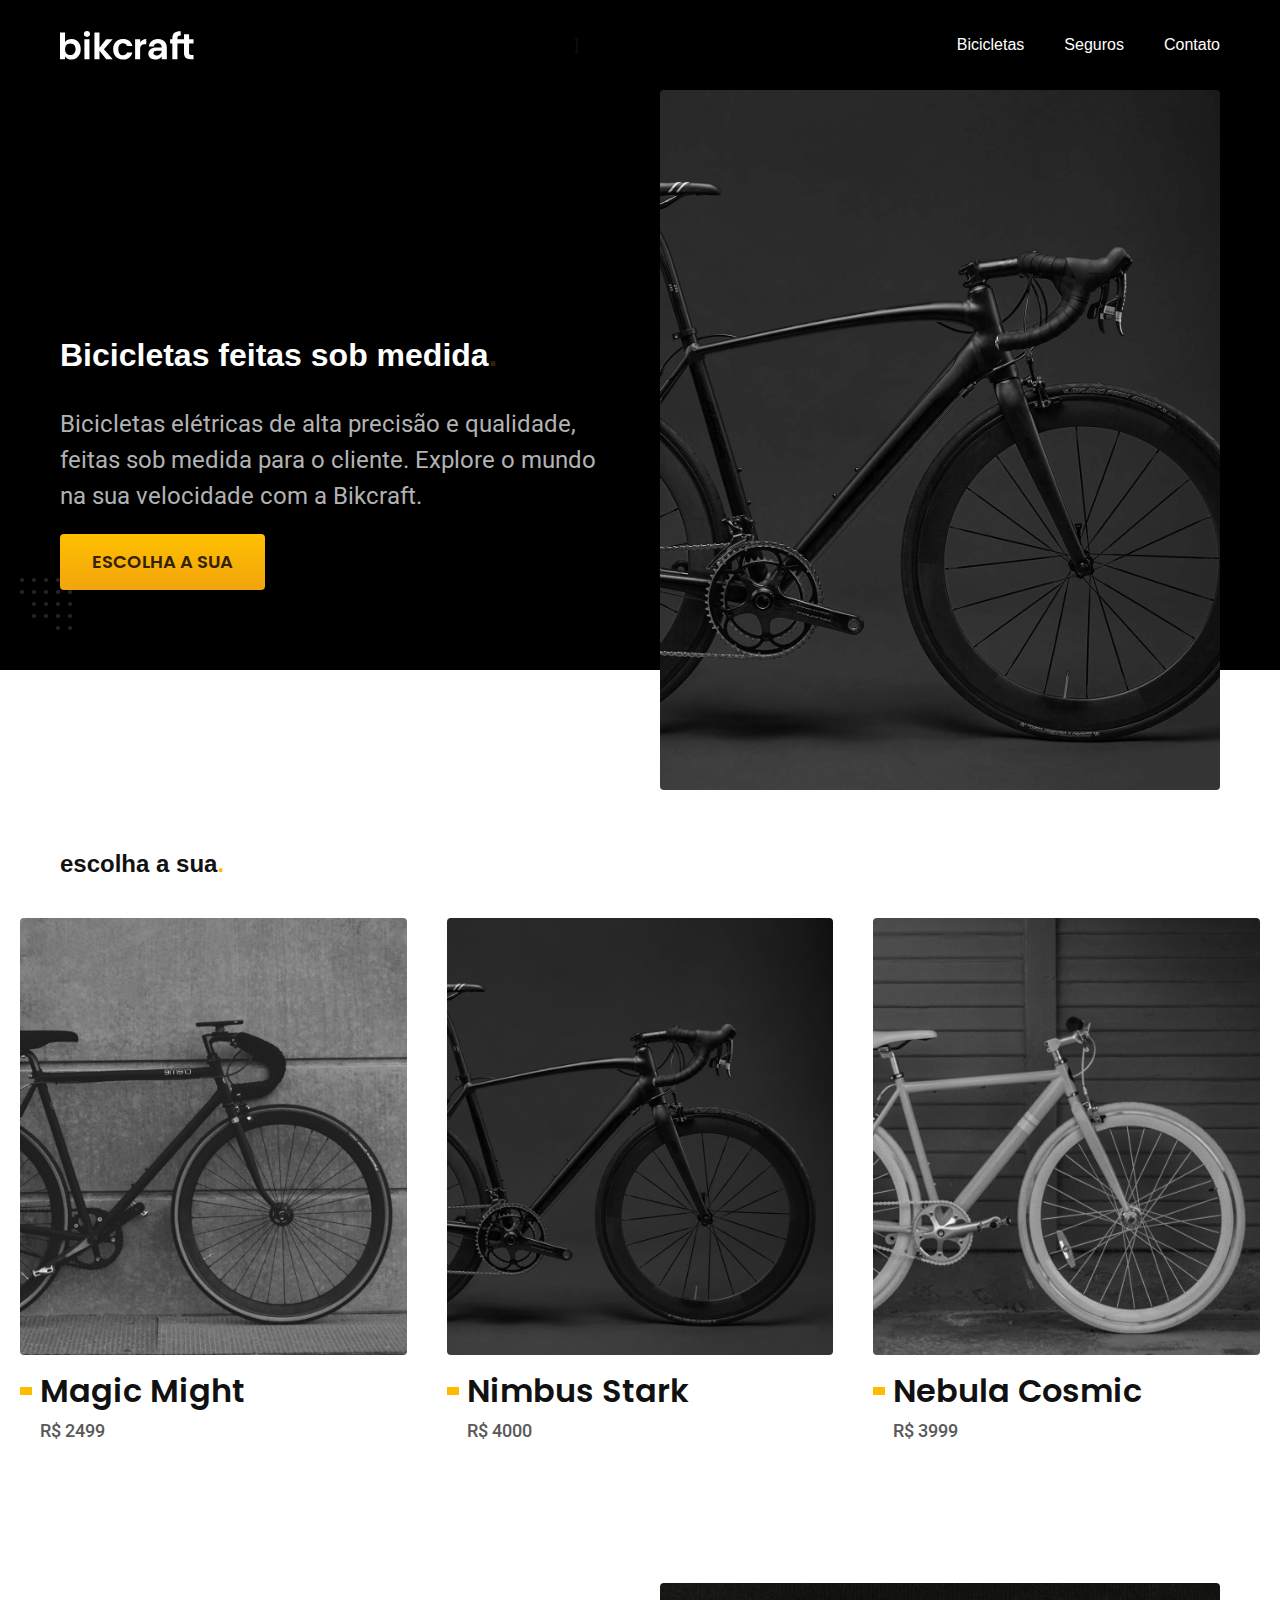
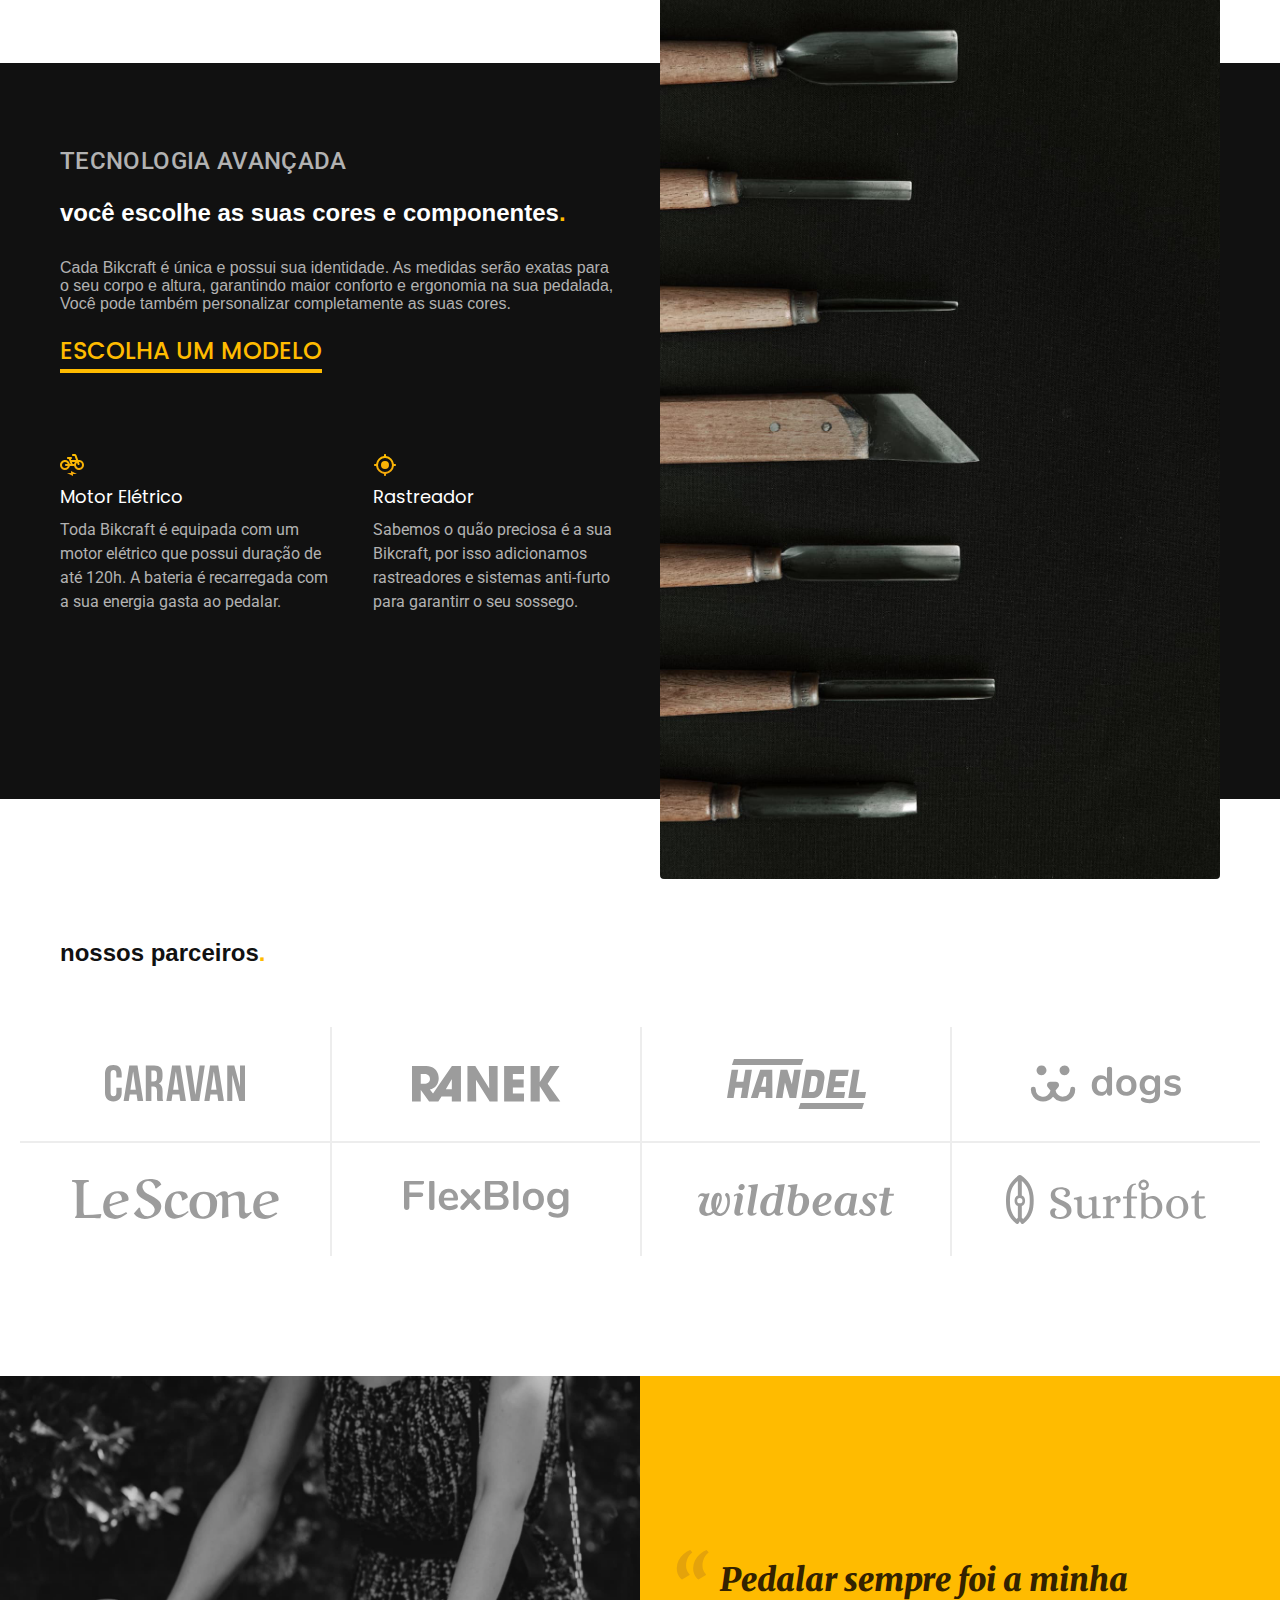
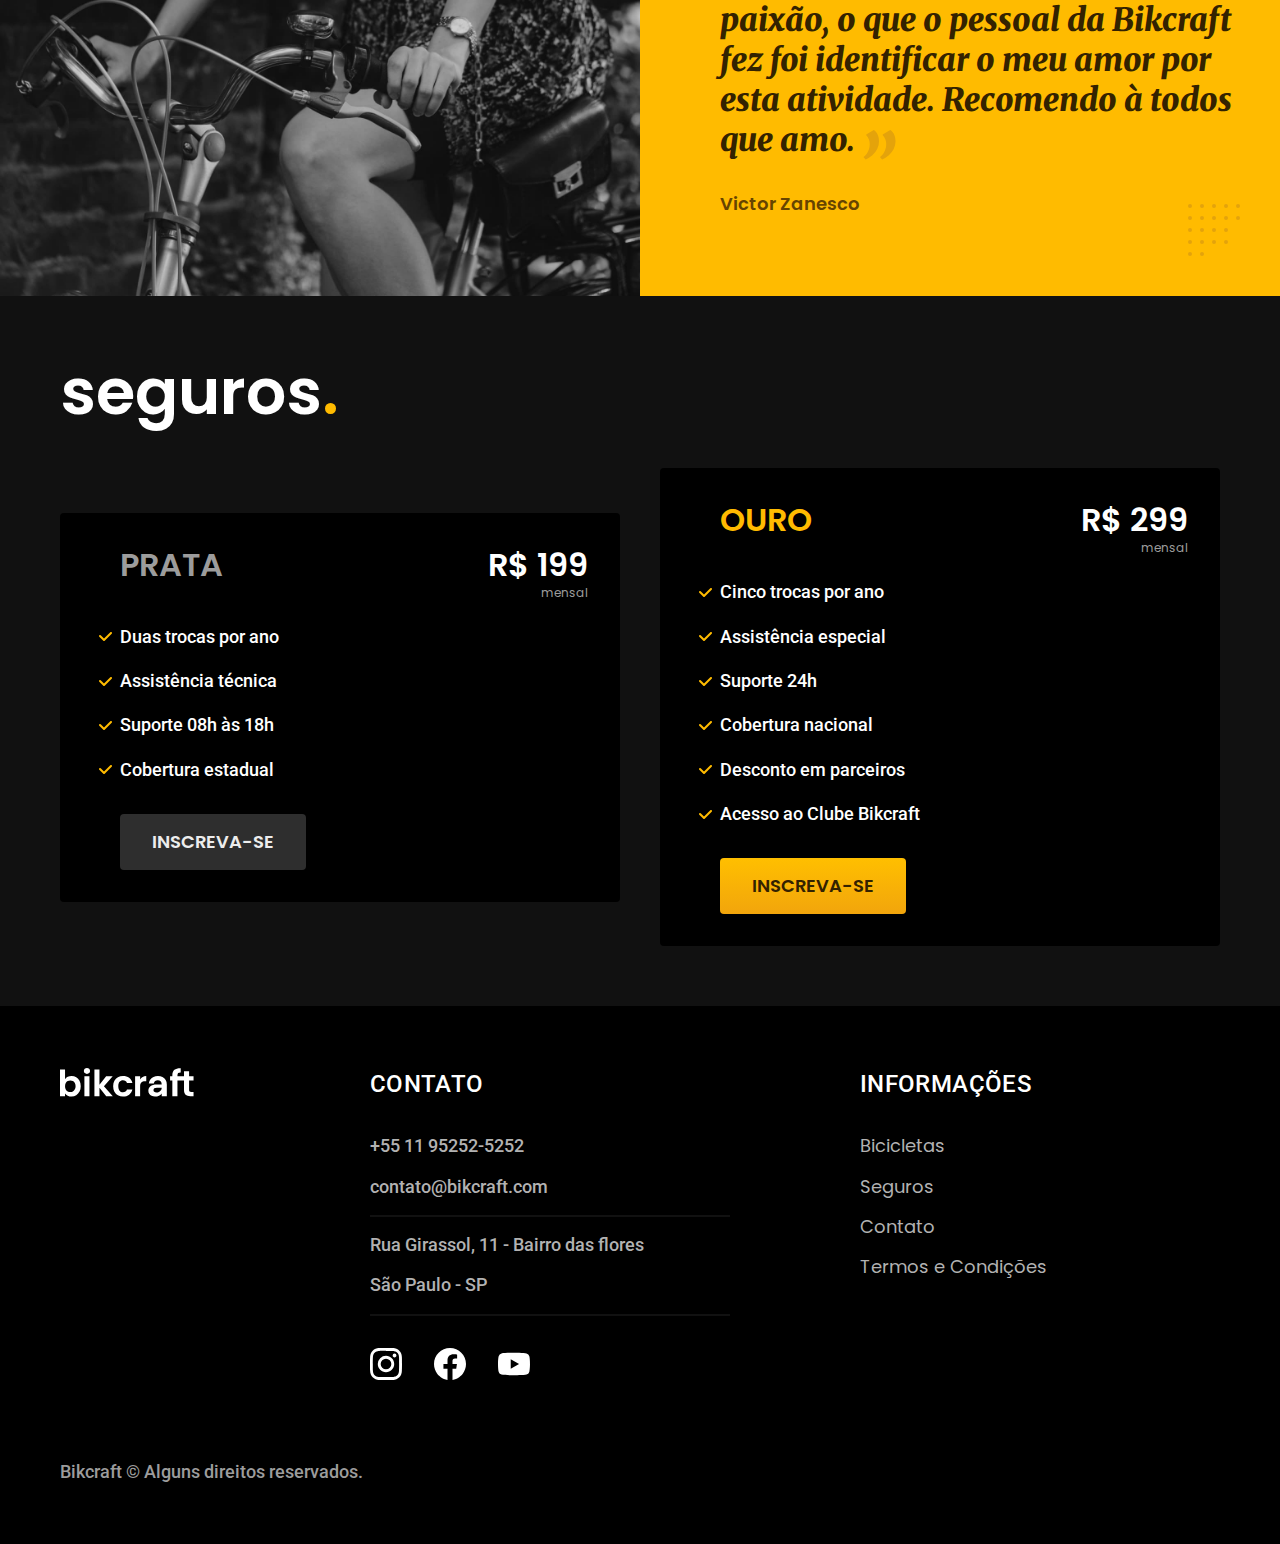
<file: index.html>
<!DOCTYPE html>
<html lang="pt-br">

<head>
  <meta charset="UTF-8">
  <meta name="viewport" content="width=device-width, initial-scale=1.0">
  <title>Bikcraft - Bicicletas Elétricas</title>
  <meta name="description"
    content="Bicicletas elétricas de alta precisão e qualidade, feitas sob medida para o cliente. Explore o mundo na sua velocidade com a Bikcraft.">
  <link rel="icon" href="./favicon.svg" type="image/svg+xml">
  <link rel="preload" href="./style.min.css" as="style">
  <link rel="stylesheet" type="text/css" href="./style.min.css">

  <script>document.documentElement.classList.add('js');</script>

  <link rel="preconnect" href="https://fonts.googleapis.com">
  <link rel="preconnect" href="https://fonts.gstatic.com" crossorigin="">
  <link href="https://fonts.googleapis.com/css2?family=Merriweather:ital,wght@1,900&amp;family=Poppins:wght@400;600&amp;family=Roboto:wght@400;500&amp;display=swap" rel="stylesheet">
</head>

<body>
  <header class="header-bg">
    <div class="header container">   <!--container: segura todo o conteúdo-->
      <a href="./">
        <img src="./img/bikcraft.svg" alt="Bikcraft">
      </a>]


      <nav aria-label="primary">
        <ul class="header-menu font-1 m cor-0">
          <li><a href="./bicicletas.html">Bicicletas</a></li>
          <li><a href="./seguros.html">Seguros</a></li>
          <li><a href="./contato.html">Contato</a></li>
        </ul>
      </nav>
    </div>
  </header>

  <main class="introducao-bg">
    <div class="introducao container">
      <div class="introducao-conteudo">
        <h1 class="font-1-xx1 cor-0 fadeInDown" data-anime="200">Bicicletas feitas sob medida<span class="cor-p5">.</span></h1>
        <p class="font-2-l cor-5 fadeInDown" data-anime="400">Bicicletas elétricas de alta precisão e qualidade, feitas sob medida para o cliente. Explore o mundo na sua velocidade com a Bikcraft.</p>
        <a class="botao fadeInDown" data-anime="600" href="./bicicletas.html">Escolha a sua</a>
      </div>
      <div>
        <img data-anime="800"a class="fadeInDown" src="./img/fotos/introducao.jpg" alt="Bicicleta elétrica preta.">
      </div>
    </div>
  </main>

  <article class="bicicletas-lista">
    <h2 class="container font-1-xx1">escolha a sua<span class="cor-p1">.</span></h2>
      <ul>
        <li>
          <a href="./modelos/magic.html">
          <img src="./img/bicicletas/magic-home.jpg" alt="Bicicleta preta">
          <h3 class="font-1-xl">Magic Might</h3>
          <span class="font-2-m cor-8">R$ 2499</span>
          </a>
        </li>

        <li>
          <a href="./modelos/nimbus.html">
          <img src="./img/bicicletas/nimbus-home.jpg" alt="Bicicleta preta">
          <h3 class="font-1-xl">Nimbus Stark</h3>
          <span class="font-2-m cor-8">R$ 4000</span>
          </a>
        </li>

        <li>
          <a href="./modelos/nebula.html">
          <img src="./img/bicicletas/nebula-home.jpg" alt="Bicicleta preta">
          <h3 class="font-1-xl">Nebula Cosmic</h3>
          <span class="font-2-m cor-8">R$ 3999</span>
          </a>
        </li>
      </ul>
  </article>

  <article class="tecnologia-bg">
    <div class="tecnologia container">
      <div class="tecnologia-conteudo">
        <span class="font-2-l-b cor-5">Tecnologia Avançada</span>
          <h2 class="font-1-xx1 cor-0"> você escolhe as suas cores e componentes<span class="cor-p1">.</span></h2>
          <p class="font-2-1 cor-5">Cada Bikcraft é única e possui sua identidade. As medidas serão exatas para o seu corpo e altura, garantindo maior conforto e ergonomia na sua pedalada, Você pode também personalizar completamente as suas cores.</p>
          <a class="link" href="./bicicletas.html">Escolha um modelo</a>
        
          <div class="tecnologia-vantagens">
            <div>
              <img src="./img/icones/eletrica.svg" alt="">
              <h3 class="font-1-m cor-0">Motor Elétrico</h3>
              <p class="font-2-s cor-5">Toda Bikcraft é equipada com um motor elétrico que possui duração de até 120h. A bateria é recarregada com a sua energia gasta ao pedalar.</p>
            </div>
          
            <div>
              <img src="./img/icones/rastreador.svg" alt="">
              <h3 class="font-1-m cor-0">Rastreador</h3>
              <p class="font-2-s cor-5">Sabemos o quão preciosa é a sua Bikcraft, por isso adicionamos rastreadores e sistemas anti-furto para garantirr o seu sossego.</p>
            </div>
          </div>
      </div>

      <div class="tecnologia-imagem">
        <img src="./img/fotos/tecnologia.jpg" alt="">
      </div>
    </div>
  </article>

  <section class="parceiros" aria-label="Nossos Parceiros">
    <h2 class="container font-1-xx1">nossos parceiros<span class="cor-p1">.</span></h2>
      <ul>
        <li><img src="./img/parceiros/caravan.svg" alt="caravan"></li>
        <li><img src="./img/parceiros/ranek.svg" alt="ranek.svg"></li>
        <li><img src="./img/parceiros/handel.svg" alt="handel.svg"></li>
        <li><img src="./img/parceiros/dogs.svg" alt="dogs.svg"></li>
        <li><img src="./img/parceiros/lescone.svg" alt="lescone.svg"></li>
        <li><img src="./img/parceiros/flexblog.svg" alt="flexblog.svg"></li>
        <li><img src="./img/parceiros/wildbeast.svg" alt="wildbeast.svg"></li>
        <li><img src="./img/parceiros/surfbot.svg" alt="surfbot.svg"></li>
      </ul>
  </section>

  <section class="depoimento" aria-label="Depoimento">
    <div>
      <img src="./img/fotos/depoimento.jpg" width="1560" height="1360" alt="Pessoa pedalando uma bicicleta Bikcraft">
    </div>
    <div class="depoimento-conteudo">
      <blockquote class="font-1-xl cor-p5">
        <p>Pedalar sempre foi a minha paixão, o que o pessoal da Bikcraft fez foi identificar o meu amor por  esta atividade. Recomendo à todos que amo.</p>
      </blockquote>
      <span class="font-1-m-b cor-p4">Victor Zanesco</span>
    </div>
  </section>

  <article class="seguros-bg">
    <div class="seguros container">
      <h2 class="font-1-xxl cor-0">seguros<span class="cor-p1">.</span></h2>
        <div class="seguros-item">
          <h3 class="font-1-xl cor-6">PRATA</h3>
          <span class="font-1-xl cor-0">R$ 199 <span class="font-1-xs cor-6">mensal</span></span>
          <ul class="font-2-m cor-0">
            <li>Duas trocas por ano</li>
            <li>Assistência técnica</li>
            <li>Suporte 08h às 18h</li>
            <li>Cobertura estadual</li>
          </ul>
            <a class="botao secundario" href="./orcamento.html?tipo=seguro&produto=prata">Inscreva-se</a>
        </div>

        <div class="seguros-item">
          <h3 class="font-1-xl cor-p1">OURO</h3>
          <span class="font-1-xl cor-0">R$ 299 <span class="font-1-xs cor-6">mensal</span></span>
            <ul class="font-2-m cor-0">
              <li>Cinco trocas por ano</li>
              <li>Assistência especial</li>
              <li>Suporte 24h</li>
              <li>Cobertura nacional</li>
              <li>Desconto em parceiros</li>
              <li>Acesso ao Clube Bikcraft</li>
            </ul>
          <a class="botao" href="./orcamento.html?tipo=seguro&produto=ouro">Inscreva-se</a>
        </div>
    </div>
  </article>

   <footer class="footer-bg">
    <div class="footer container">
      <img src="./img/bikcraft.svg" alt="Bikcraft">
        <div class="footer-contato">
          <h3 class="font-2-l-b cor-0">Contato</h3>
            <ul class="font-2-m cor-5">
              <li><a href="tel:+5511952525252">+55 11 95252-5252</a></li>
              <li><a href="mailto:contato@bikcraft.com">contato@bikcraft.com</a></li>
              <li>Rua Girassol, 11 - Bairro das flores</li>
              <li>São Paulo - SP</li>
            </ul>

        <div class="footer-redes">
          <a href="./">
            <img src="./img/redes/instagram.svg" alt="Instagram">
          </a>
          <a href="./">
            <img src="./img/redes/facebook.svg" alt="Facebook">
          </a>
          <a href="./">
            <img src="./img/redes/youtube.svg" alt="Youtube">
          </a>
        </div>
        </div>

    <div class="footer-informacoes">
      <h3 class="font-2-l-b cor-0">Informações</h3>
        <nav>
          <ul class="font-1-m cor-5">
            <li><a href="./bicicletas.html">Bicicletas</a></li>
            <li><a href="./seguros.html">Seguros</a></li>
            <li><a href="./contato.html">Contato</a></li>
            <li><a href="./termos.html">Termos e Condições</a></li>
          </ul>
        </nav>
    </div>
      <p class="footer-copy font-2-m cor-6">Bikcraft © Alguns direitos reservados.</p>
    </div>
   </footer>
   <script src="./js/plugins/simple-anime.js"></script>
   <script src="./js/script.js"></script>
  </body>
</html>
</file>
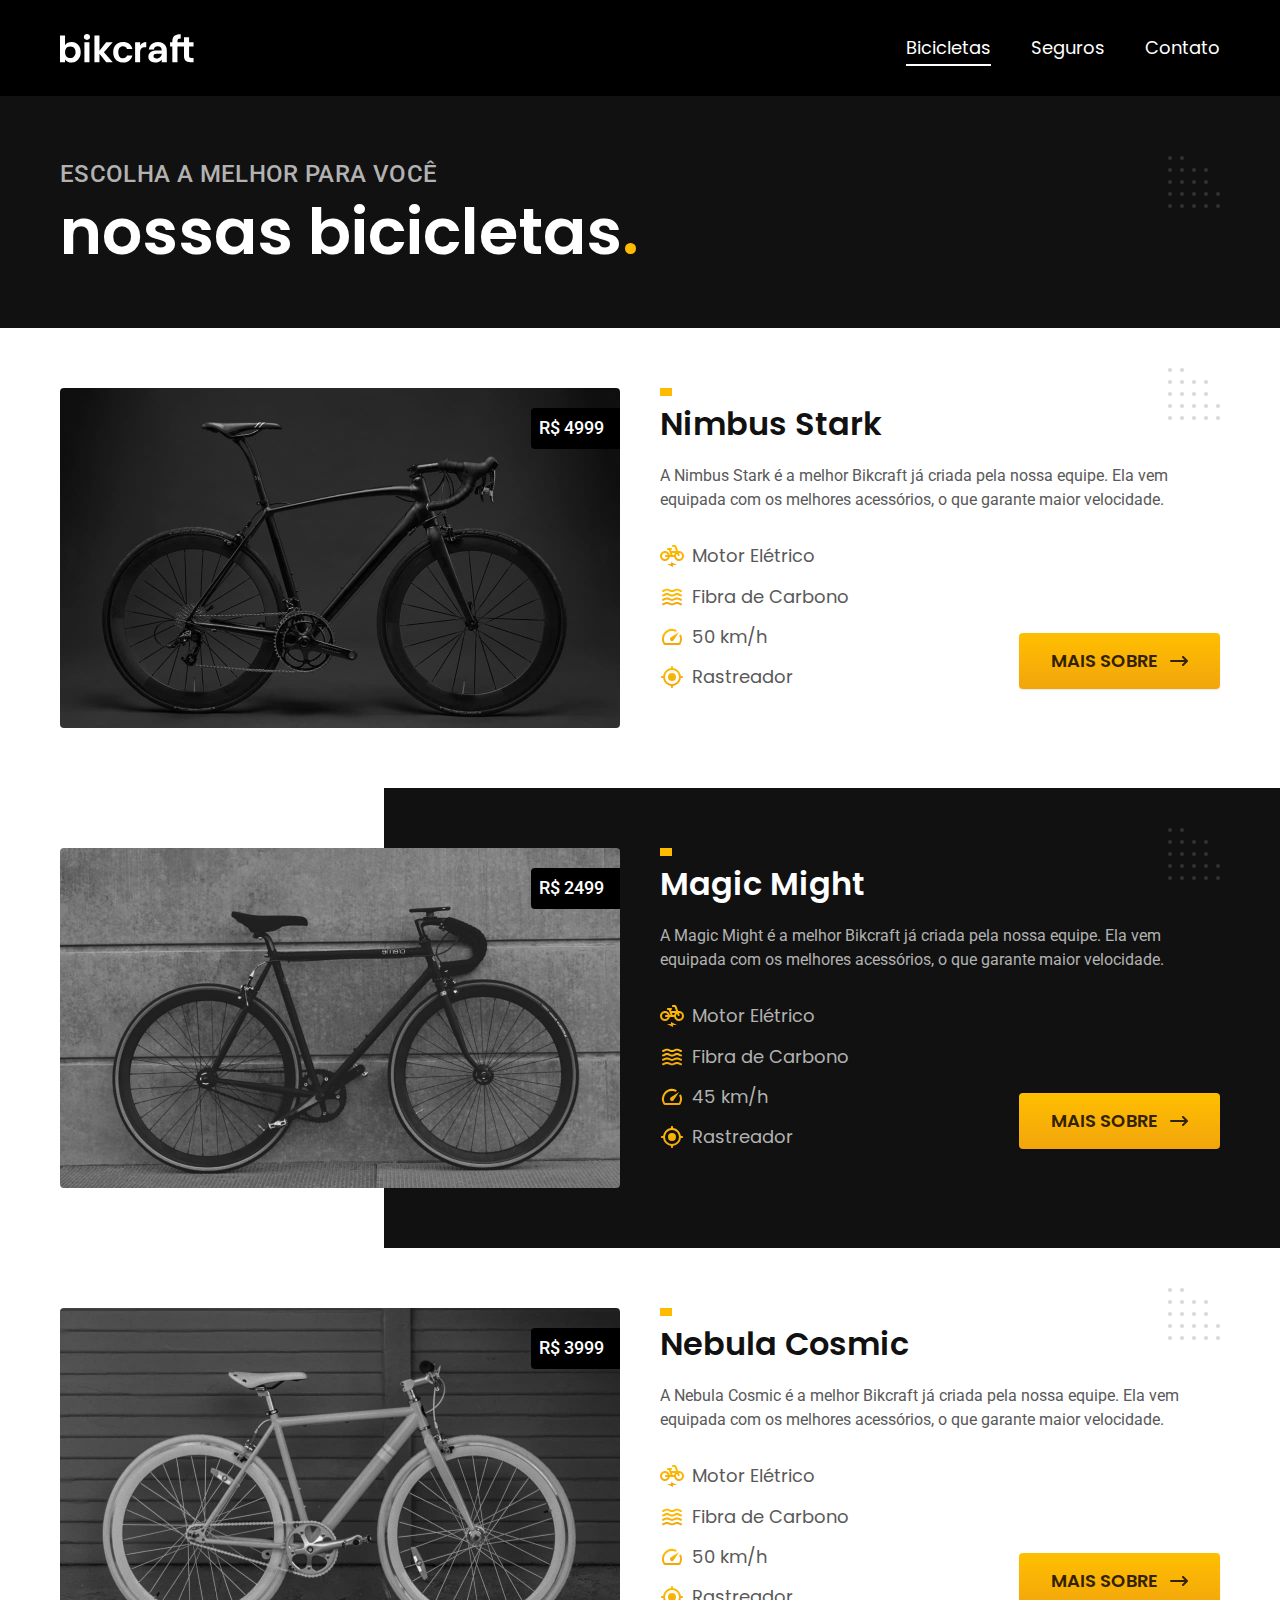
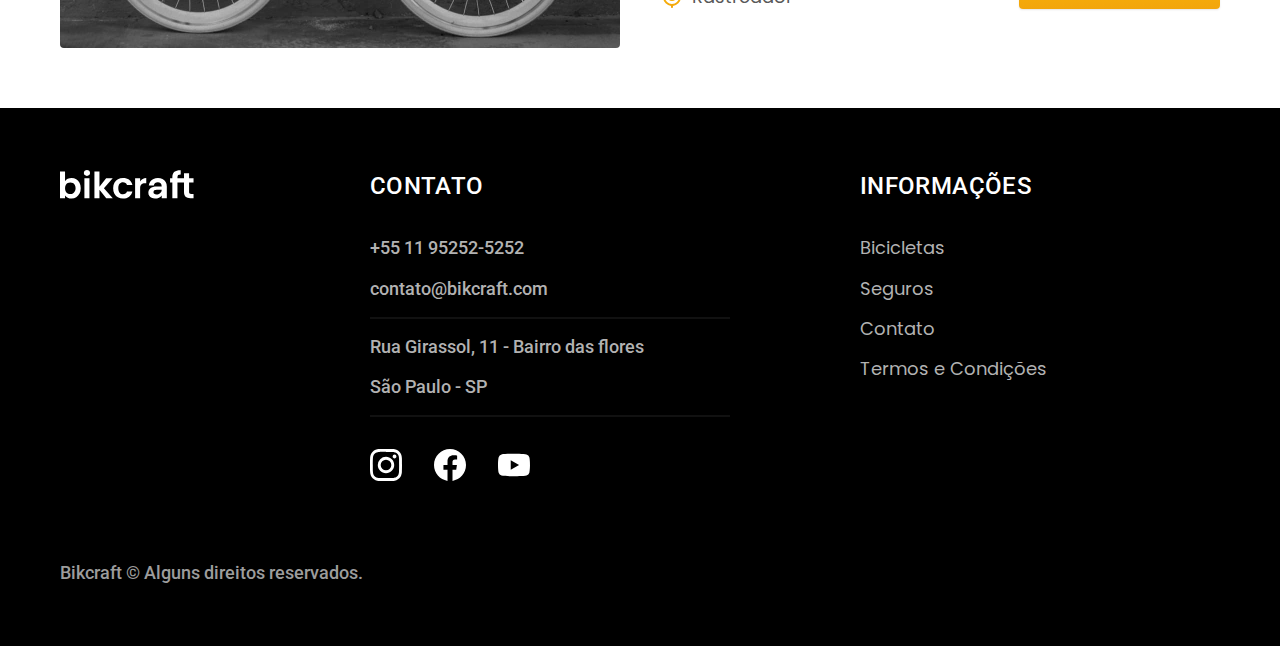
<file: bicicletas.html>
<!DOCTYPE html>
<html lang="pt-br">

<head>
  <meta charset="UTF-8">
  <meta name="viewport" content="width=device-width, initial-scale=1.0">

  <title>Bicicletas | Bikcraft</title>
  <meta name="description" content="Bicicletas">
  <link rel="icon" href="./favicon.svg" type="image/svg+xml">
  <link rel="preload" href="./style.min.css" as="style">
  <link rel="stylesheet" type="text/css" href="./style.min.css">
<script>document.documentElement.classList.add('js');</script>

  <link rel="preconnect" href="https://fonts.googleapis.com">
  <link rel="preconnect" href="https://fonts.gstatic.com" crossorigin="">
  <link href="https://fonts.googleapis.com/css2?family=Merriweather:ital,wght@1,900&amp;family=Poppins:wght@400;600&amp;family=Roboto:wght@400;500&amp;display=swap" rel="stylesheet">
</head>

<body id="bicicletas">
  <header class="header-bg">
    <div class="header container">
      <a href="./">
        <img src="./img/bikcraft.svg" alt="Bikcraft">
      </a>

      <nav aria-label="primaria">
        <ul class="header-menu font-1-m cor-0">
          <li><a href="./bicicletas.html">Bicicletas</a></li>
          <li><a href="./seguros.html">Seguros</a></li>
          <li><a href="./contato.html">Contato</a></li>
        </ul>
      </nav>
    </div>
  </header>

  <main>
    <div class="titulo-bg">
      <div class="titulo container">
        <p class="font-2-l-b cor-5">Escolha a melhor para você</p>
        <h1 class="font-1-xxl cor-0">nossas bicicletas<span class="cor-p1">.</span></h1>
      </div>
    </div>

    <div class="bicicletas container">
      <div class="bicicletas-imagem">
        <img src="./img/bicicletas/nimbus.jpg" alt="Bicicleta preta">
        <span class="font-2-m cor-0">R$ 4999</span>
      </div>
      <div class="bicicletas-conteudo">
        <h2 class="font-1-xl">Nimbus Stark</h2>
        <p class="font-2-s cor-8">A Nimbus Stark é a melhor Bikcraft já criada pela nossa equipe. Ela vem equipada com os melhores acessórios, o que garante maior velocidade.</p>
        <ul class="font-1-m cor-8">
          <li>
            <img src="./img/icones/eletrica.svg" alt="">
            Motor Elétrico
          </li>
          <li>
            <img src="./img/icones/carbono.svg" alt="">
            Fibra de Carbono
          </li>
          <li>
            <img src="./img/icones/velocidade.svg" alt="">
            50 km/h
          </li>
          <li>
            <img src="./img/icones/rastreador.svg" alt="">
            Rastreador
          </li>
        </ul>
        <a class="botao seta" href="./modelos/nimbus.html">Mais Sobre</a>
      </div>
    </div>

    <div class="bicicletas-bg">
      <div class="bicicletas container">
        <div class="bicicletas-imagem">
          <img src="./img/bicicletas/magic.jpg" alt="Bicicleta preta">
          <span class="font-2-m cor-0">R$ 2499</span>
        </div>
        <div class="bicicletas-conteudo">
          <h2 class="font-1-xl cor-0">Magic Might</h2>
          <p class="font-2-s cor-5">A Magic Might é a melhor Bikcraft já criada pela nossa equipe. Ela vem equipada com os melhores acessórios, o que garante maior velocidade.</p>
          <ul class="font-1-m cor-5">
            <li>
              <img src="./img/icones/eletrica.svg" alt="">
              Motor Elétrico
            </li>
            <li>
              <img src="./img/icones/carbono.svg" alt="">
              Fibra de Carbono
            </li>
            <li>
              <img src="./img/icones/velocidade.svg" alt="">
              45 km/h
            </li>
            <li>
              <img src="./img/icones/rastreador.svg" alt="">
              Rastreador
            </li>
          </ul>
          <a class="botao seta" href="./modelos/magic.html">Mais Sobre</a>
        </div>
      </div>
    </div>

    <div class="bicicletas container">
      <div class="bicicletas-imagem">
        <img src="./img/bicicletas/nebula.jpg" alt="Bicicleta preta">
        <span class="font-2-m cor-0">R$ 3999</span>
      </div>
      <div class="bicicletas-conteudo">
        <h2 class="font-1-xl">Nebula Cosmic</h2>
        <p class="font-2-s cor-8">A Nebula Cosmic é a melhor Bikcraft já criada pela nossa equipe. Ela vem equipada com os melhores acessórios, o que garante maior velocidade.</p>
        <ul class="font-1-m cor-8">
          <li>
            <img src="./img/icones/eletrica.svg" alt="">
            Motor Elétrico
          </li>
          <li>
            <img src="./img/icones/carbono.svg" alt="">
            Fibra de Carbono
          </li>
          <li>
            <img src="./img/icones/velocidade.svg" alt="">
            50 km/h
          </li>
          <li>
            <img src="./img/icones/rastreador.svg" alt="">
            Rastreador
          </li>
        </ul>
        <a class="botao seta" href="./modelos/nebula.html">Mais Sobre</a>
      </div>
    </div>

  </main>

  <footer class="footer-bg">
    <div class="footer container">
      <img src="./img/bikcraft.svg" alt="Bikcraft">
      <div class="footer-contato">
        <h3 class="font-2-l-b cor-0">Contato</h3>
        <ul class="font-2-m cor-5">
          <li><a href="tel:+5511952525252">+55 11 95252-5252</a></li>
              <li><a href="mailto:contato@bikcraft.com">contato@bikcraft.com</a></li>
              <li>Rua Girassol, 11 - Bairro das flores</li>
              <li>São Paulo - SP</li>
        </ul>

        <div class="footer-redes">
          <a href="./">
            <img src="./img/redes/instagram.svg" alt="Instagram">
          </a>
          <a href="./">
            <img src="./img/redes/facebook.svg" alt="Facebook">
          </a>
          <a href="./">
            <img src="./img/redes/youtube.svg" alt="Youtube">
          </a>
        </div>
      </div>

      <div class="footer-informacoes">
        <h3 class="font-2-l-b cor-0">Informações</h3>
          <nav>
            <ul class="font-1-m cor-5">
              <li><a href="./bicicletas.html">Bicicletas</a></li>
              <li><a href="./seguros.html">Seguros</a></li>
              <li><a href="./contato.html">Contato</a></li>
              <li><a href="./termos.html">Termos e Condições</a></li>
            </ul>
          </nav>
      </div>
        <p class="footer-copy font-2-m cor-6">Bikcraft © Alguns direitos reservados.</p>
    </div>
  </footer>
<script src="./js/script.js"></script>
</body>
</html>
</file>
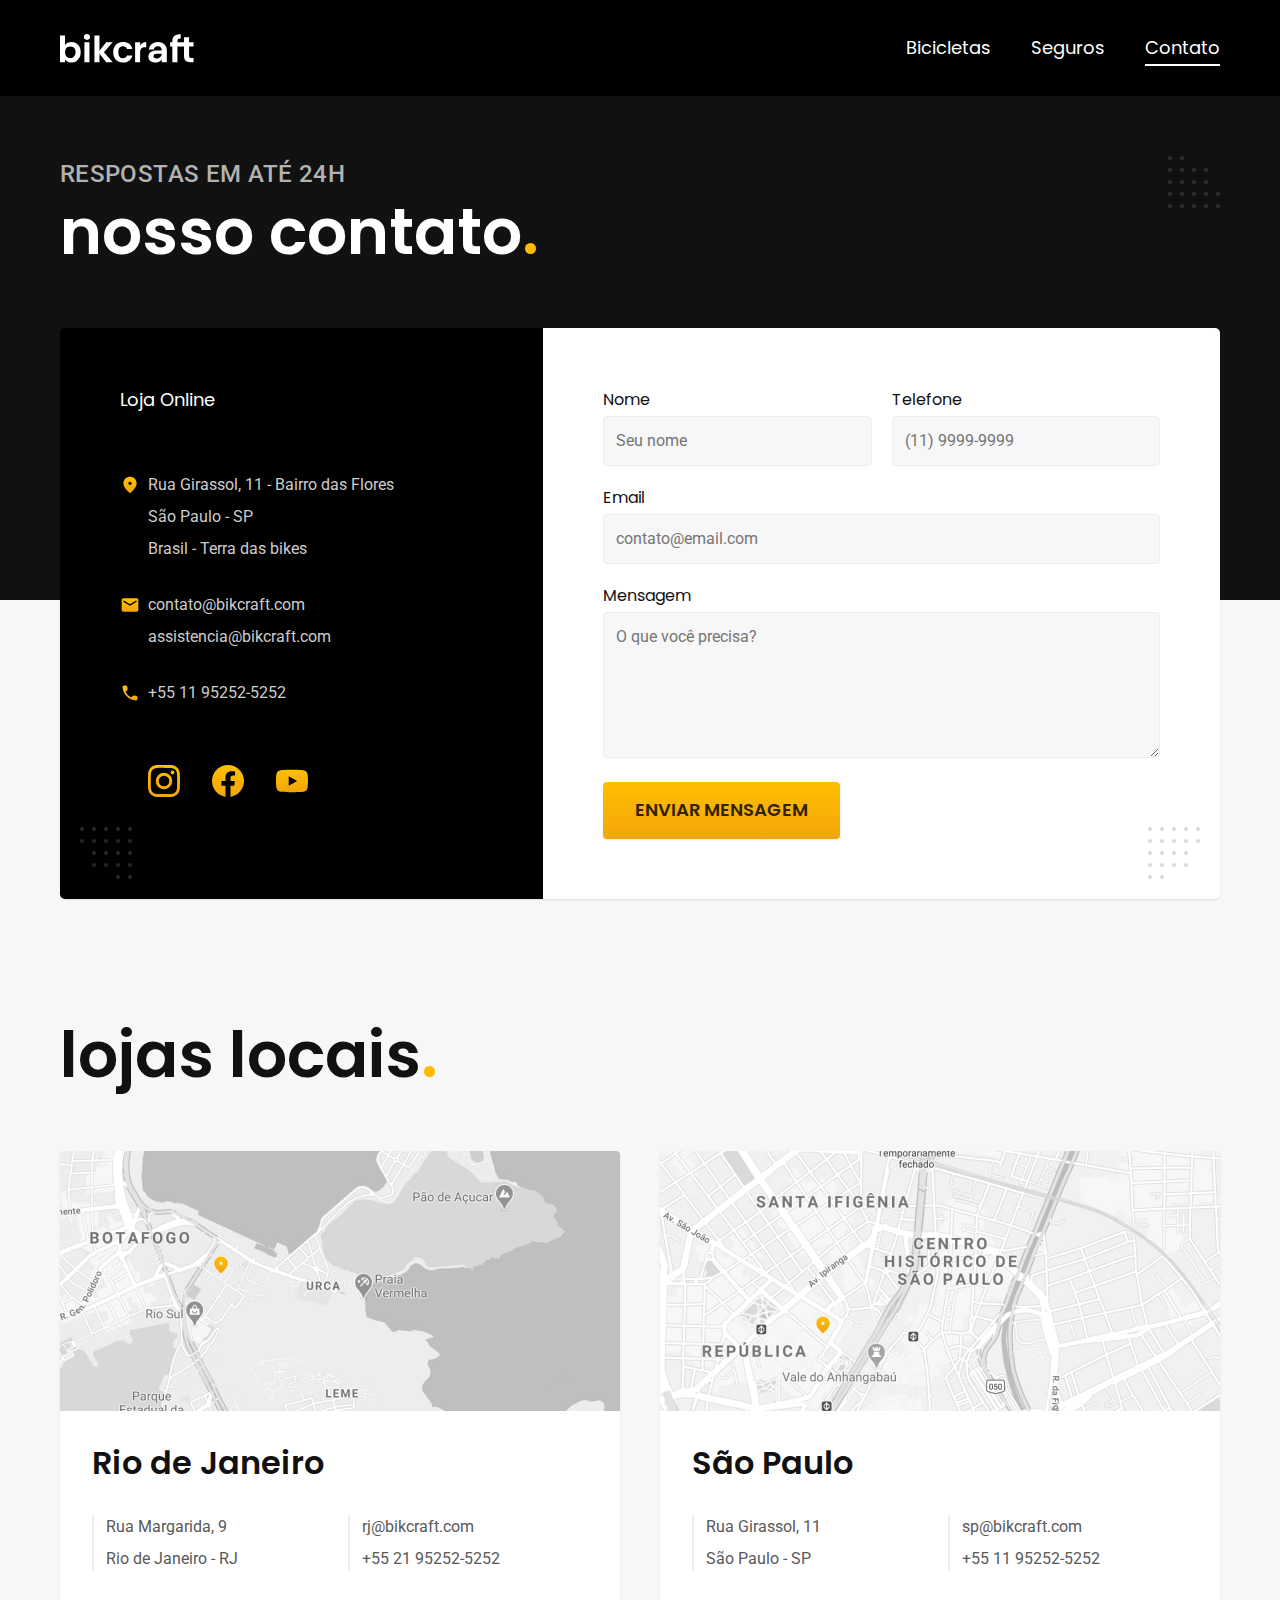
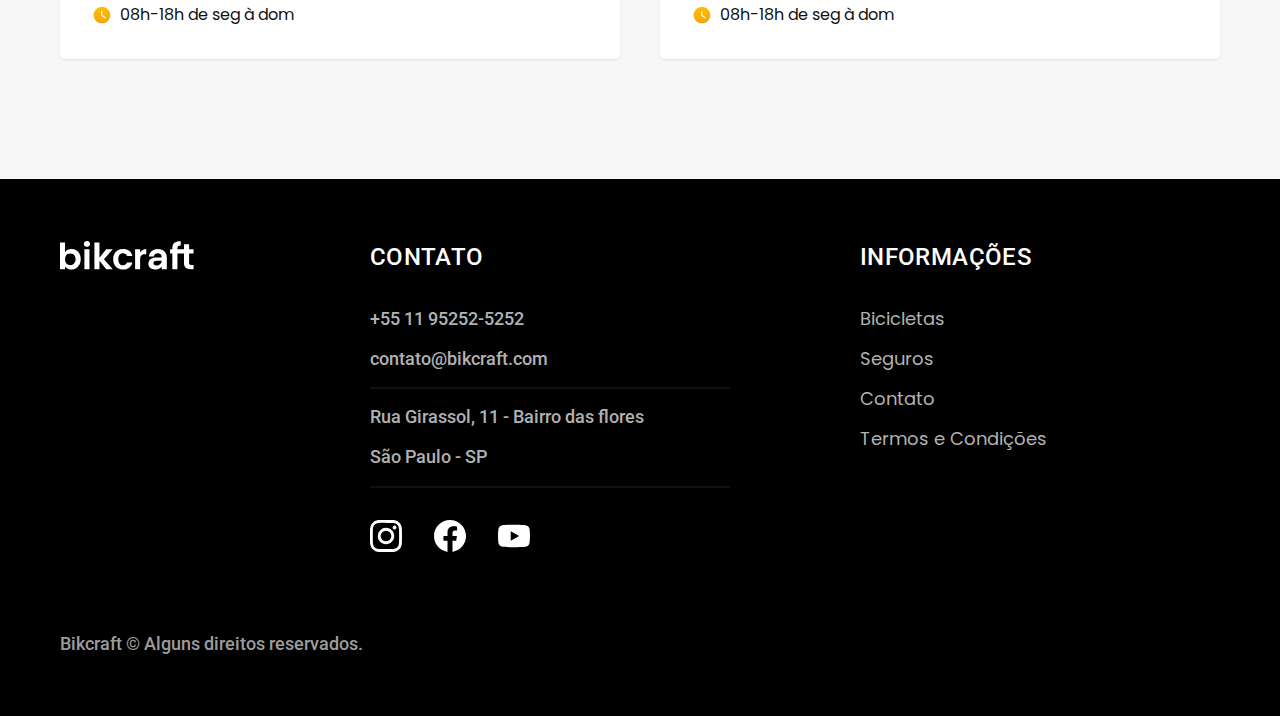
<file: contato.html>
<!DOCTYPE html>
<html lang="pt-br">

<head>
  <meta charset="UTF-8">
  <meta name="viewport" content="width=device-width, initial-scale=1.0">
  <title>Contato / Bikcraft</title>
  <meta name="description" content="Termos e condições.">
  <link rel="icon" href="./favicon.svg" type="image/svg+xml">
  <link rel="preload" href="./style.min.css" as="style">
  <link rel="stylesheet" type="text/css" href="./style.min.css">
<script>document.documentElement.classList.add('js');</script>

  <link rel="preconnect" href="https://fonts.googleapis.com">
  <link rel="preconnect" href="https://fonts.gstatic.com" crossorigin="">
  <link href="https://fonts.googleapis.com/css2?family=Merriweather:ital,wght@1,900&amp;family=Poppins:wght@400;600&amp;family=Roboto:wght@400;500&amp;display=swap" rel="stylesheet">
</head>

<body id="contato">
    <header class="header-bg">
      <div class="header container">
        <a href="./">
          <img src="./img/bikcraft.svg" alt="Bikcraft">
        </a>
  
        <nav aria-label="primaria">
          <ul class="header-menu font-1-m cor-0">
            <li><a href="./bicicletas.html">Bicicletas</a></li>
            <li><a href="./seguros.html">Seguros</a></li>
            <li><a href="./contato.html">Contato</a></li>
          </ul>
        </nav>
      </div>
    </header>

    <main>
        <div class="titulo-bg">
          <div class="titulo container">
            <p class="font-2-l-b cor-5">Respostas em até 24h</p>
            <h1 class="font-1-xxl cor-0">nosso contato<span class="cor-p1">.</span></h1>
          </div>
        </div>
    
        <div class="contato container">
          <section class="contato-dados" aria-label="Endereço">
            <h2 class="font-1-m cor-0">Loja Online</h2>
            <div class="contato-endereco font-2-s cor-4">
              <p>Rua Girassol, 11 - Bairro das Flores</p>
              <p>São Paulo - SP</p>
              <p>Brasil - Terra das bikes</p>
            </div>
            <address class="contato-meios font-2-s cor-4">
              <a href="mailto:contato@bikcraft.com">contato@bikcraft.com</a>
              <a href="mailto:assistencia@bikcraft.com">assistencia@bikcraft.com</a>
              <a href="tel:+5511952525252">+55 11 95252-5252</a>
            </address>
            <div class="contato-redes">
              <a href="./">
                <img src="./img/redes/instagram-p.svg" alt="Instagram">
              </a>
              <a href="./">
                <img src="./img/redes/facebook-p.svg" alt="Facebook">
              </a>
              <a href="./">
                <img src="./img/redes/youtube-p.svg" alt="Youtube">
              </a>
            </div>
          </section>
          
          <section class="contato-formulario" aria-label="Formulário">
            <form class="form" action="./contato.html">
              <div>
                <label for="nome">Nome</label>
                <input type="text" id="nome" name="nome" placeholder="Seu nome">
              </div>
              <div>
                <label for="telefone">Telefone</label>
                <input type="text" id="telefone" name="telefone" placeholder="(11) 9999-9999">
              </div>
              <div class="col-2">
                <label for="email">Email</label>
                <input type="email" id="email" name="email" placeholder="contato@email.com" required>
              </div>
              <div class="col-2">
                <label for="mensagem">Mensagem</label>
                <textarea rows="5" id="mensagem" name="mensagem" placeholder="O que você precisa?"></textarea>
              </div>
              <button class="botao col-2">Enviar Mensagem</button>
            </form>
          </section>
        </div>
      </main>

      <article class="lojas container">
        <h2 class="font-1-xxl">lojas locais<span class="cor-p1">.</span></h2>
        <div class="lojas-item">
          <img src="./img/lojas/rj.jpg" alt="mapa marcando o endereço em Rua Margarida, 9 - Rio de Janeiro - RJ">
        <div class="lojas-conteudo">
          <h3 class="font-1-xl">Rio de Janeiro</h3>
          <div class="lojas-dados font-2-s cor-8">
            <p>Rua Margarida, 9</p>
            <p>Rio de Janeiro - RJ</p>
          </div>
          <div class="lojas-dados font-2-s cor-8">
            <a href="mailto:rj@bikcraft.com">rj@bikcraft.com</a>
            <a href="tel:+5521952525252">+55 21 95252-5252</a>
          </div>
          <p class="lojas-tempo font-1-s"><img src="./img/icones/horario.svg" alt="">08h-18h de seg à dom</p>
        </div>
        </div>

        <div class="lojas-item">
          <img src="./img/lojas/sp.jpg" alt="mapa marcando o endereço em Rua Girassol, 11 - São Paulo - SP">
       <div class="lojas-conteudo">
        <h3 class="font-1-xl">São Paulo</h3>
        <div class="lojas-dados font-2-s cor-8">
          <p>Rua Girassol, 11</p>
          <p>São Paulo - SP</p>
        </div>
        <div class="lojas-dados font-2-s cor-8">
          <a href="mailto:sp@bikcraft.com">sp@bikcraft.com</a>
          <a href="tel:+5511952525252">+55 11 95252-5252</a>
        </div>
        <p class="lojas-tempo font-1-s"><img src="./img/icones/horario.svg" alt="">08h-18h de seg à dom</p>
       </div>
        </div>
      </article>
    

      <footer class="footer-bg">
        <div class="footer container">
          <img src="./img/bikcraft.svg" alt="Bikcraft">
          <div class="footer-contato">
            <h3 class="font-2-l-b cor-0">Contato</h3>
            <ul class="font-2-m cor-5">
                <li><a href="tel:+5511952525252">+55 11 95252-5252</a></li>
                <li><a href="mailto:contato@bikcraft.com">contato@bikcraft.com</a></li>
                <li>Rua Girassol, 11 - Bairro das flores</li>
                <li>São Paulo - SP</li>
            </ul>
            <div class="footer-redes">
              <a href="./">
                <img src="./img/redes/instagram.svg" alt="Instagram">
              </a>
              <a href="./">
                <img src="./img/redes/facebook.svg" alt="Facebook">
              </a>
              <a href="./">
                <img src="./img/redes/youtube.svg" alt="Youtube">
              </a>
            </div>
          </div>
          <div class="footer-informacoes">
            <h3 class="font-2-l-b cor-0">Informações</h3>
            <nav>
              <ul class="font-1-m cor-5">
                <li><a href="./bicicletas.html">Bicicletas</a></li>
                <li><a href="./seguros.html">Seguros</a></li>
                <li><a href="./contato.html">Contato</a></li>
                <li><a href="./termos.html">Termos e Condições</a></li>
              </ul>
            </nav>
          </div>
          <p class="footer-copy font-2-m cor-6">Bikcraft © Alguns direitos reservados.</p>
        </div>
      </footer>
    <script src="./js/script.js"></script>

</body>
</html>
</file>
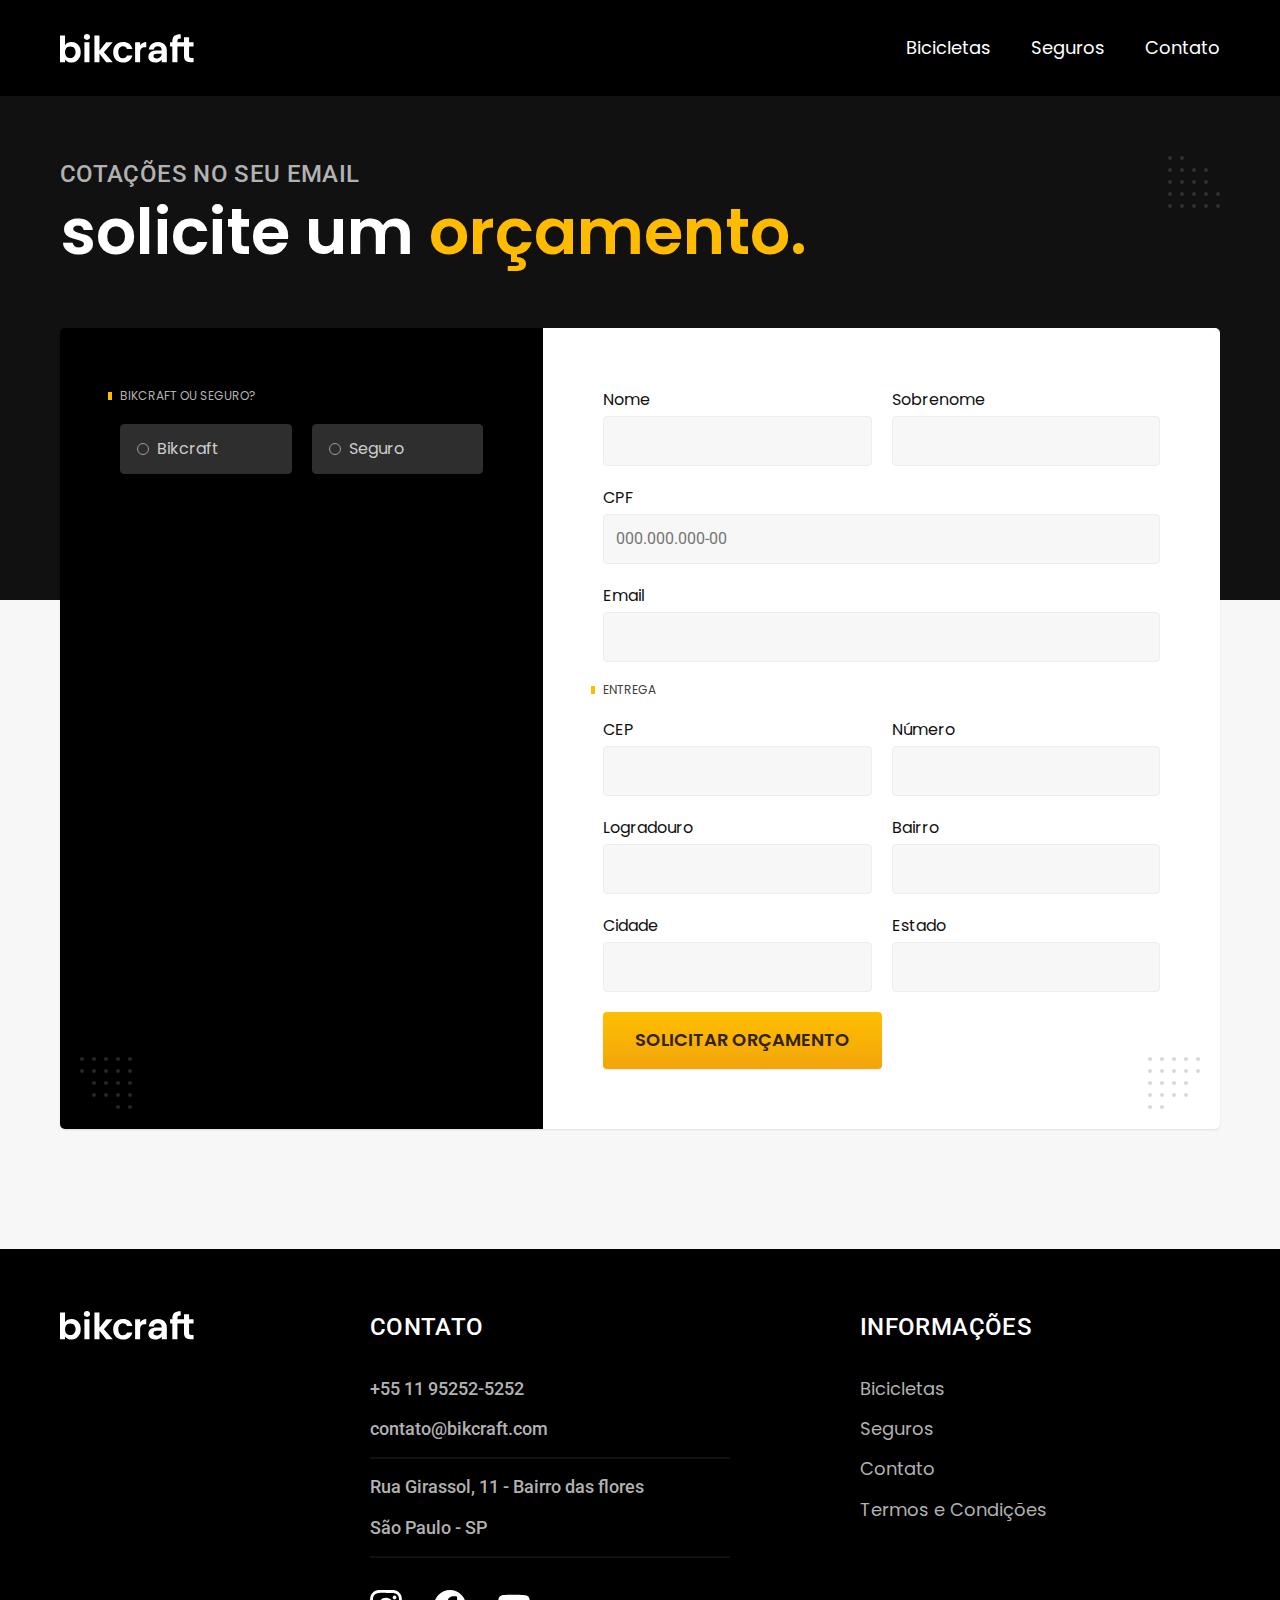
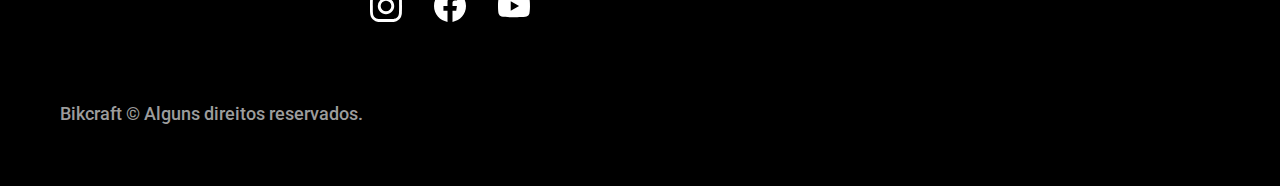
<file: orcamento.html>
<!DOCTYPE html>
<html lang="pt-br">

<head>
  <meta charset="UTF-8">
  <meta name="viewport" content="width=device-width, initial-scale=1.0">
  <title>Orçamento / Bikcraft</title>
  <meta name="description" content="Termos e condições.">
  <link rel="icon" href="./favicon.svg" type="image/svg+xml">
  <link rel="preload" href="./style.min.css" as="style">
  <link rel="stylesheet" type="text/css" href="./style.min.css">
<script>document.documentElement.classList.add('js');</script>

  <link rel="preconnect" href="https://fonts.googleapis.com">
  <link rel="preconnect" href="https://fonts.gstatic.com" crossorigin="">
  <link href="https://fonts.googleapis.com/css2?family=Merriweather:ital,wght@1,900&amp;family=Poppins:wght@400;600&amp;family=Roboto:wght@400;500&amp;display=swap" rel="stylesheet">
</head>

<body id="orcamento">
    <header class="header-bg">
      <div class="header container">
        <a href="./">
          <img src="./img/bikcraft.svg" alt="Bikcraft">
        </a>
  
        <nav aria-label="primaria">
          <ul class="header-menu font-1-m cor-0">
            <li><a href="./bicicletas.html">Bicicletas</a></li>
            <li><a href="./seguros.html">Seguros</a></li>
            <li><a href="./contato.html">Contato</a></li>
          </ul>
        </nav>
      </div>
    </header>

    <main>
        <div class="titulo-bg">
          <div class="titulo container">
            <p class="font-2-l-b cor-5">Cotações no seu email</p>
            <h1 class="font-1-xxl cor-0">solicite um <span class="cor-p1">orçamento.</span></h1>
          </div>
        </div>

        <form class="orcamento container" action="./">
          <div class="orcamento-produto">
            <h2 class="font-1-xs cor-5">Bikcraft ou Seguro?</h2>

            <input type="radio" name="tipo" value="bikcraft" id="bikcraft">
            <label for="bikcraft">Bikcraft</label>

            <input type="radio" name="tipo" value="seguro" id="seguro">
            <label for="seguro">Seguro</label>

            <div class="orcamento-conteudo" id="orcamento-bikcraft">
              <h2 class="font-1-xs cor-0">Escolha a sua</h2> 

              <input type="radio" name="produto" value="nimbus" id="nimbus">
              <label for="nimbus">Nimbus Stark<span>R$ 4999</span></label>

              <div class="orcamento-detalhes">
                <ul class="font-1-xs cor-8">
                  <li><img src="./img/icones/eletrica.svg" alt=""> Motor Elétrico</li>
                  <li><img src="./img/icones/carbono.svg" alt=""> Fibra de Carbono</li>
                  <li><img src="./img/icones/velocidade.svg" alt=""> 50 km/h</li>
                  <li><img src="./img/icones/rastreador.svg" alt=""> Rastreador</li>
                </ul>
                <img src="./img/bicicletas/nimbus.jpg" alt="Bicicleta preta">
              </div>

              <input type="radio" name="produto" value="magic" id="magic">
              <label for="magic">Magic Might<span>R$ 2499</span></label>

              <div class="orcamento-detalhes">
                <ul class="font-1-xs cor-8">
                  <li><img src="./img/icones/eletrica.svg" alt=""> Motor Elétrico</li>
                  <li><img src="./img/icones/carbono.svg" alt=""> Fibra de Carbono</li>
                  <li><img src="./img/icones/velocidade.svg" alt=""> 45 km/h</li>
                  <li><img src="./img/icones/rastreador.svg" alt=""> Rastreador</li>
                </ul>
                <img src="./img/bicicletas/magic.jpg" alt="Bicicleta preta">
              </div>

              <input type="radio" name="produto" value="nebula" id="nebula">
              <label for="nebula">Nebula Cosmic<span>R$ 3999</span></label>

              <div class="orcamento-detalhes">
                <ul class="font-1-xs cor-8">
                  <li><img src="./img/icones/eletrica.svg" alt=""> Motor Elétrico</li>
                  <li><img src="./img/icones/carbono.svg" alt=""> Fibra de Carbono</li>
                  <li><img src="./img/icones/velocidade.svg" alt=""> 40 km/h</li>
                  <li><img src="./img/icones/rastreador.svg" alt=""> Rastreador</li>
                </ul>
                <img src="./img/bicicletas/nebula.jpg" alt="Bicicleta branca">
              </div>
              
            </div>

            <div class="orcamento-conteudo" id="orcamento-seguro">
              <h2 class="font-1-m cor-0">Escolha o plano</h2> 

              <input type="radio" name="produto" value="prata" id="prata">
              <label for="prata">Prata<span>R$ 199</span></label>
              
              <input type="radio" name="produto" value="ouro" id="ouro">
              <label for="ouro">Ouro<span>R$ 299</span></label>

            </div>
          </div>

          <div class="orcamento-dados form">
            <div>
              <label for="nome">Nome</label>
              <input type="text" id="nome" name="nome">
            </div>
            <div>
              <label for="sobrenome">Sobrenome</label>
              <input type="text" id="sobrenome" name="sobrenome">
            </div>
            <div class="col-2">
              <label for="cpf">CPF</label>
              <input type="text" id="cpf" name="cpf" placeholder="000.000.000-00">
            </div>
            <div class="col-2">
              <label for="email">Email</label>
              <input type="email" id="email" name="email" required>
            </div>
            <h2 class="font-1-xs cor-9 col-2">entrega</h2>
            <div>
              <label for="cep">CEP</label>
              <input type="text" id="cep" name="cep">
            </div>
            <div>
              <label for="numero">Número</label>
              <input type="text" id="numero" name="numero">
            </div>
            <div>
              <label for="logradouro">Logradouro</label>
              <input type="text" id="logradouro" name="logradouro">
            </div>
            <div>
              <label for="bairro">Bairro</label>
              <input type="text" id="bairro" name="bairro">
            </div>
            <div>
              <label for="cidade">Cidade</label>
              <input type="text" id="cidade" name="cidade">
            </div>
            <div>
              <label for="estado">Estado</label>
              <input type="text" id="estado" name="estado">
            </div>
            <button class="botao col-2">Solicitar Orçamento</button>
        </form>
      </main>

      <footer class="footer-bg">
        <div class="footer container">
          <img src="./img/bikcraft.svg" alt="Bikcraft">
          <div class="footer-contato">
            <h3 class="font-2-l-b cor-0">Contato</h3>
            <ul class="font-2-m cor-5">
              <li><a href="tel:+5511952525252">+55 11 95252-5252</a></li>
              <li><a href="mailto:contato@bikcraft.com">contato@bikcraft.com</a></li>
              <li>Rua Girassol, 11 - Bairro das flores</li>
              <li>São Paulo - SP</li>
            </ul>
            <div class="footer-redes">
              <a href="./">
                <img src="./img/redes/instagram.svg" alt="Instagram">
              </a>
              <a href="./">
                <img src="./img/redes/facebook.svg" alt="Facebook">
              </a>
              <a href="./">
                <img src="./img/redes/youtube.svg" alt="Youtube">
              </a>
            </div>
          </div>
          <div class="footer-informacoes">
            <h3 class="font-2-l-b cor-0">Informações</h3>
            <nav>
              <ul class="font-1-m cor-5">
                <li><a href="./bicicletas.html">Bicicletas</a></li>
                <li><a href="./seguros.html">Seguros</a></li>
                <li><a href="./contato.html">Contato</a></li>
                <li><a href="./termos.html">Termos e Condições</a></li>
              </ul>
            </nav>
          </div>
          <p class="footer-copy font-2-m cor-6">Bikcraft © Alguns direitos reservados.</p>
        </div>
      </footer>
      <script src="./js/script.js"></script>
    </body>
    </html>
</file>
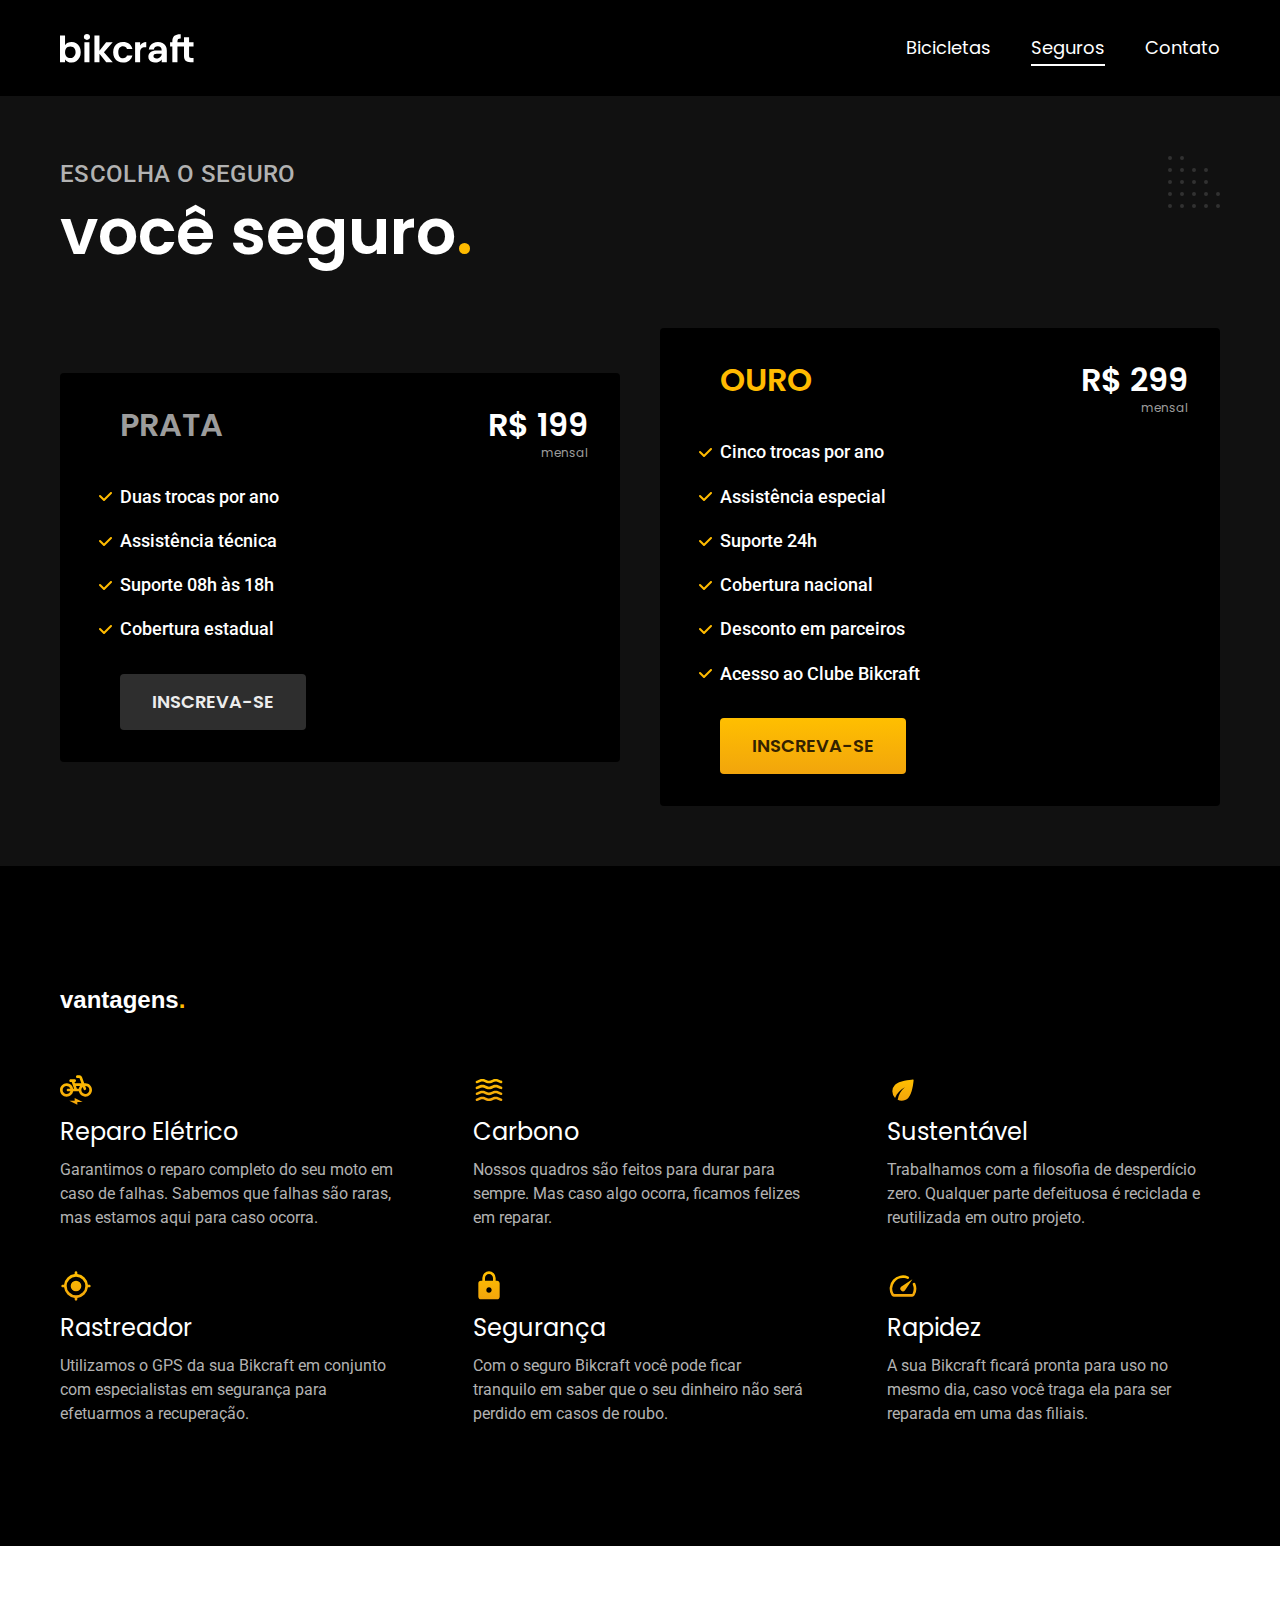
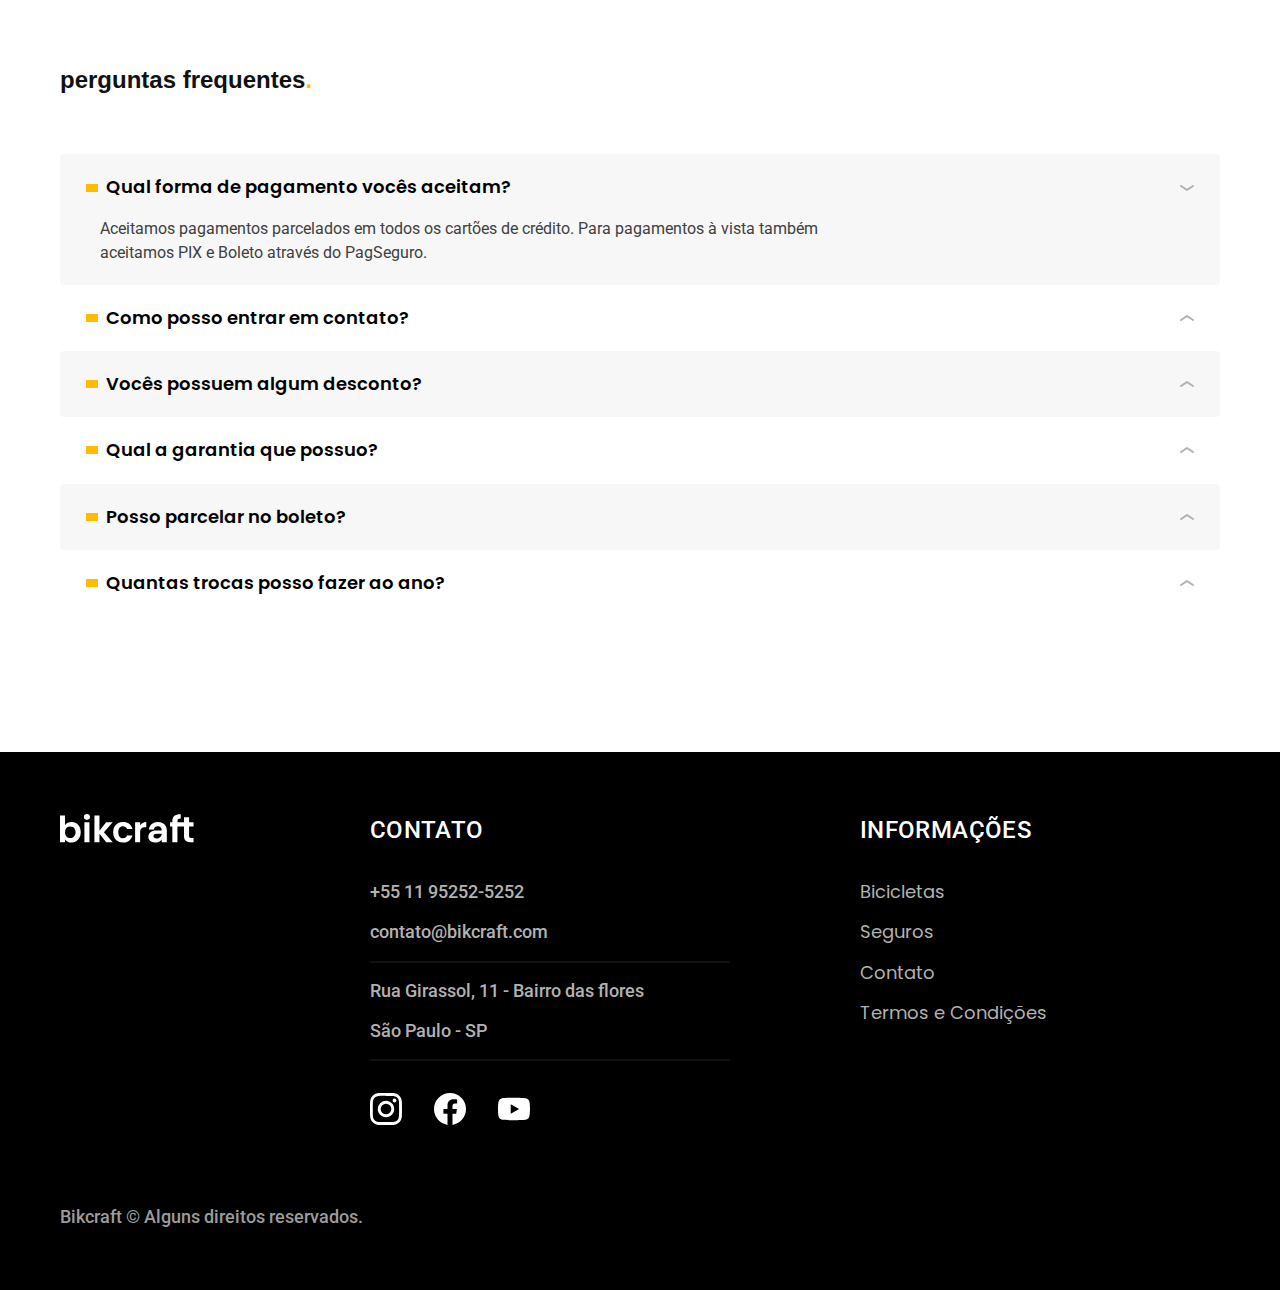
<file: seguros.html>
<!DOCTYPE html>
<html lang="pt-br">

<head>
  <meta charset="UTF-8">
  <meta name="viewport" content="width=device-width, initial-scale=1.0">
  <title>Seguros / Bikcraft</title>
  <meta name="description" content="Termos e condições.">
  <link rel="icon" href="./favicon.svg" type="image/svg+xml">
  <link rel="preload" href="./style.min.css" as="style">
  <link rel="stylesheet" type="text/css" href="./style.min.css">
<script>document.documentElement.classList.add('js');</script>

  <link rel="preconnect" href="https://fonts.googleapis.com">
  <link rel="preconnect" href="https://fonts.gstatic.com" crossorigin="">
  <link href="https://fonts.googleapis.com/css2?family=Merriweather:ital,wght@1,900&amp;family=Poppins:wght@400;600&amp;family=Roboto:wght@400;500&amp;display=swap" rel="stylesheet">
</head>

<body id="seguros">
    <header class="header-bg">
      <div class="header container">
        <a href="./">
          <img src="./img/bikcraft.svg" alt="Bikcraft">
        </a>
  
        <nav aria-label="primaria">
          <ul class="header-menu font-1-m cor-0">
            <li><a href="./bicicletas.html">Bicicletas</a></li>
            <li><a href="./seguros.html">Seguros</a></li>
            <li><a href="./contato.html">Contato</a></li>
          </ul>
        </nav>
      </div>
    </header>

    <main class="seguros-bg">
        <div class="titulo-bg">
          <div class="titulo container">
            <p class="font-2-l-b cor-5">Escolha o seguro</p>
            <h1 class="font-1-xxl cor-0">você seguro<span class="cor-p1">.</span></h1>
          </div>
        </div>
    
          <div class="seguros container">
              <div class="seguros-item fadeInLeft" data-anime="200">
                <h3 class="font-1-xl cor-6">PRATA</h3>
                <span class="font-1-xl cor-0">R$ 199 <span class="font-1-xs cor-6">mensal</span></span>
                <ul class="font-2-m cor-0">
                  <li>Duas trocas por ano</li>
                  <li>Assistência técnica</li>
                  <li>Suporte 08h às 18h</li>
                  <li>Cobertura estadual</li>
                </ul>
                  <a class="botao secundario" href="./orcamento.html?tipo=seguro&produto=prata">Inscreva-se</a>
              </div>
      
              <div class="seguros-item fadeInRight" data-anime="400">
                <h3 class="font-1-xl cor-p1">OURO</h3>
                <span class="font-1-xl cor-0">R$ 299 <span class="font-1-xs cor-6">mensal</span></span>
                  <ul class="font-2-m cor-0">
                    <li>Cinco trocas por ano</li>
                    <li>Assistência especial</li>
                    <li>Suporte 24h</li>
                    <li>Cobertura nacional</li>
                    <li>Desconto em parceiros</li>
                    <li>Acesso ao Clube Bikcraft</li>
                  </ul>
                <a class="botao" href="./orcamento.html?tipo=seguro&produto=ouro">Inscreva-se</a>
              </div>
          </div>
        </main>

        <article class="vantagens-bg">
          <div class="vantagens container">
            <h2 class="font-1-xx1 cor-0">vantagens<span class="cor-p1">.</span></h2>
            <ul>
              <li>
                <img src="./img/icones/eletrica.svg" alt="">
                <h3 class="font-1-l cor-0">Reparo Elétrico</h3>
                <p class="font-2-s cor-5">Garantimos o reparo completo do seu moto em caso de falhas. Sabemos que falhas são raras,  mas estamos aqui para caso ocorra.</p>
              </li>
              <li>
                <img src="./img/icones/carbono.svg" alt="">
                <h3 class="font-1-l cor-0">Carbono</h3>
                <p class="font-2-s cor-5">Nossos quadros são feitos para durar para sempre. Mas caso algo ocorra, ficamos felizes em reparar.</p>
              </li>
              <li>
                <img src="./img/icones/sustentavel.svg" alt="">
                <h3 class="font-1-l cor-0">Sustentável</h3>
                <p class="font-2-s cor-5">Trabalhamos com a filosofia de desperdício zero. Qualquer parte defeituosa é reciclada e reutilizada em outro projeto.</p>
              </li>
              <li>
                <img src="./img/icones/rastreador.svg" alt="">
                <h3 class="font-1-l cor-0">Rastreador</h3>
                <p class="font-2-s cor-5">Utilizamos o GPS da sua Bikcraft em conjunto com especialistas em segurança para efetuarmos a recuperação.</p>
              </li>
              <li>
                <img src="./img/icones/seguro.svg" alt="">
                <h3 class="font-1-l cor-0">Segurança</h3>
                <p class="font-2-s cor-5">Com o seguro Bikcraft você pode ficar tranquilo em saber que o seu dinheiro não será perdido em casos de roubo.</p>
              </li>
              <li>
                <img src="./img/icones/velocidade.svg" alt="">
                <h3 class="font-1-l cor-0">Rapidez</h3>
                <p class="font-2-s cor-5">A sua Bikcraft ficará pronta para uso no mesmo dia, caso você traga ela para ser reparada em uma das filiais.</p>
              </li>
            </ul>
          </div>
        </article>

        <article class="perguntas container">
          <h2 class="font-1-xx1">perguntas frequentes<span class="cor-p1">.</span></h2>

          <dl>
            <div>
              <dt><button class="font-1-m-b" aria-controls="pergunta1" aria-expanded="true">Qual forma de pagamento vocês aceitam?</button></dt>
              <dd id="pergunta1" class="font-2-s cor-9 ativa">Aceitamos pagamentos parcelados em todos os cartões de crédito. Para pagamentos à vista também aceitamos PIX e Boleto através do PagSeguro.</dd>
            </div>
            <div>
              <dt><button class="font-1-m-b" aria-controls="pergunta2" aria-expanded="false">Como posso entrar em contato?</button></dt>
              <dd id="pergunta2" class="font-2-s cor-9">Através do email contato@bikcraft.com. Também estamos nas redes sociais Bikcraft no instagram e Facebook.</dd>
            </div>
            <div>
              <dt><button class="font-1-m-b" aria-controls="pergunta3" aria-expanded="false">Vocês possuem algum desconto?</button></dt>
              <dd id="pergunta3" class="font-2-s cor-9">Possuimos desconto em pagamentos à vista.</dd>
            </div>
            <div>
              <dt><button class="font-1-m-b" aria-controls="pergunta4" aria-expanded="false">Qual a garantia que possuo?</button></dt>
              <dd id="pergunta4" class="font-2-s cor-9">Garantia de 2 anos oferecida pela Bikcraft.</dd>
            </div>
            <div>
              <dt><button class="font-1-m-b" aria-controls="pergunta5" aria-expanded="false">Posso parcelar no boleto?</button></dt>
              <dd id="pergunta5" class="font-2-s cor-9">No momento aceitamos pagamento parcelado apenas em cartão de crédito.</dd>
            </div>
            <div>
              <dt><button class="font-1-m-b" aria-controls="pergunta6" aria-expanded="false">Quantas trocas posso fazer ao ano?</button></dt>
              <dd id="pergunta6" class="font-2-s cor-9">No plano prata poderá ser feita 2 trocas por ano. <br>No plano ouro poderá ser feita 5 trocas por ano.</dd>
            </div>
          </dl>
        </article>

      <footer class="footer-bg">
        <div class="footer container">
          <img src="./img/bikcraft.svg" alt="Bikcraft">
          <div class="footer-contato">
            <h3 class="font-2-l-b cor-0">Contato</h3>
            <ul class="font-2-m cor-5">
              <li><a href="tel:+5511952525252">+55 11 95252-5252</a></li>
              <li><a href="mailto:contato@bikcraft.com">contato@bikcraft.com</a></li>
              <li>Rua Girassol, 11 - Bairro das flores</li>
              <li>São Paulo - SP</li>
            </ul>
            <div class="footer-redes">
              <a href="./">
                <img src="./img/redes/instagram.svg" alt="Instagram">
              </a>
              <a href="./">
                <img src="./img/redes/facebook.svg" alt="Facebook">
              </a>
              <a href="./">
                <img src="./img/redes/youtube.svg" alt="Youtube">
              </a>
            </div>
          </div>
          <div class="footer-informacoes">
            <h3 class="font-2-l-b cor-0">Informações</h3>
            <nav>
              <ul class="font-1-m cor-5">
                <li><a href="./bicicletas.html">Bicicletas</a></li>
                <li><a href="./seguros.html">Seguros</a></li>
                <li><a href="./contato.html">Contato</a></li>
                <li><a href="./termos.html">Termos e Condições</a></li>
              </ul>
            </nav>
          </div>
          <p class="footer-copy font-2-m cor-6">Bikcraft © Alguns direitos reservados.</p>
        </div>
      </footer>
      <script src="./js/plugins/simple-anime.js"></script>
      <script src="./js/script.js"></script>
    </body>
    </html>
</file>
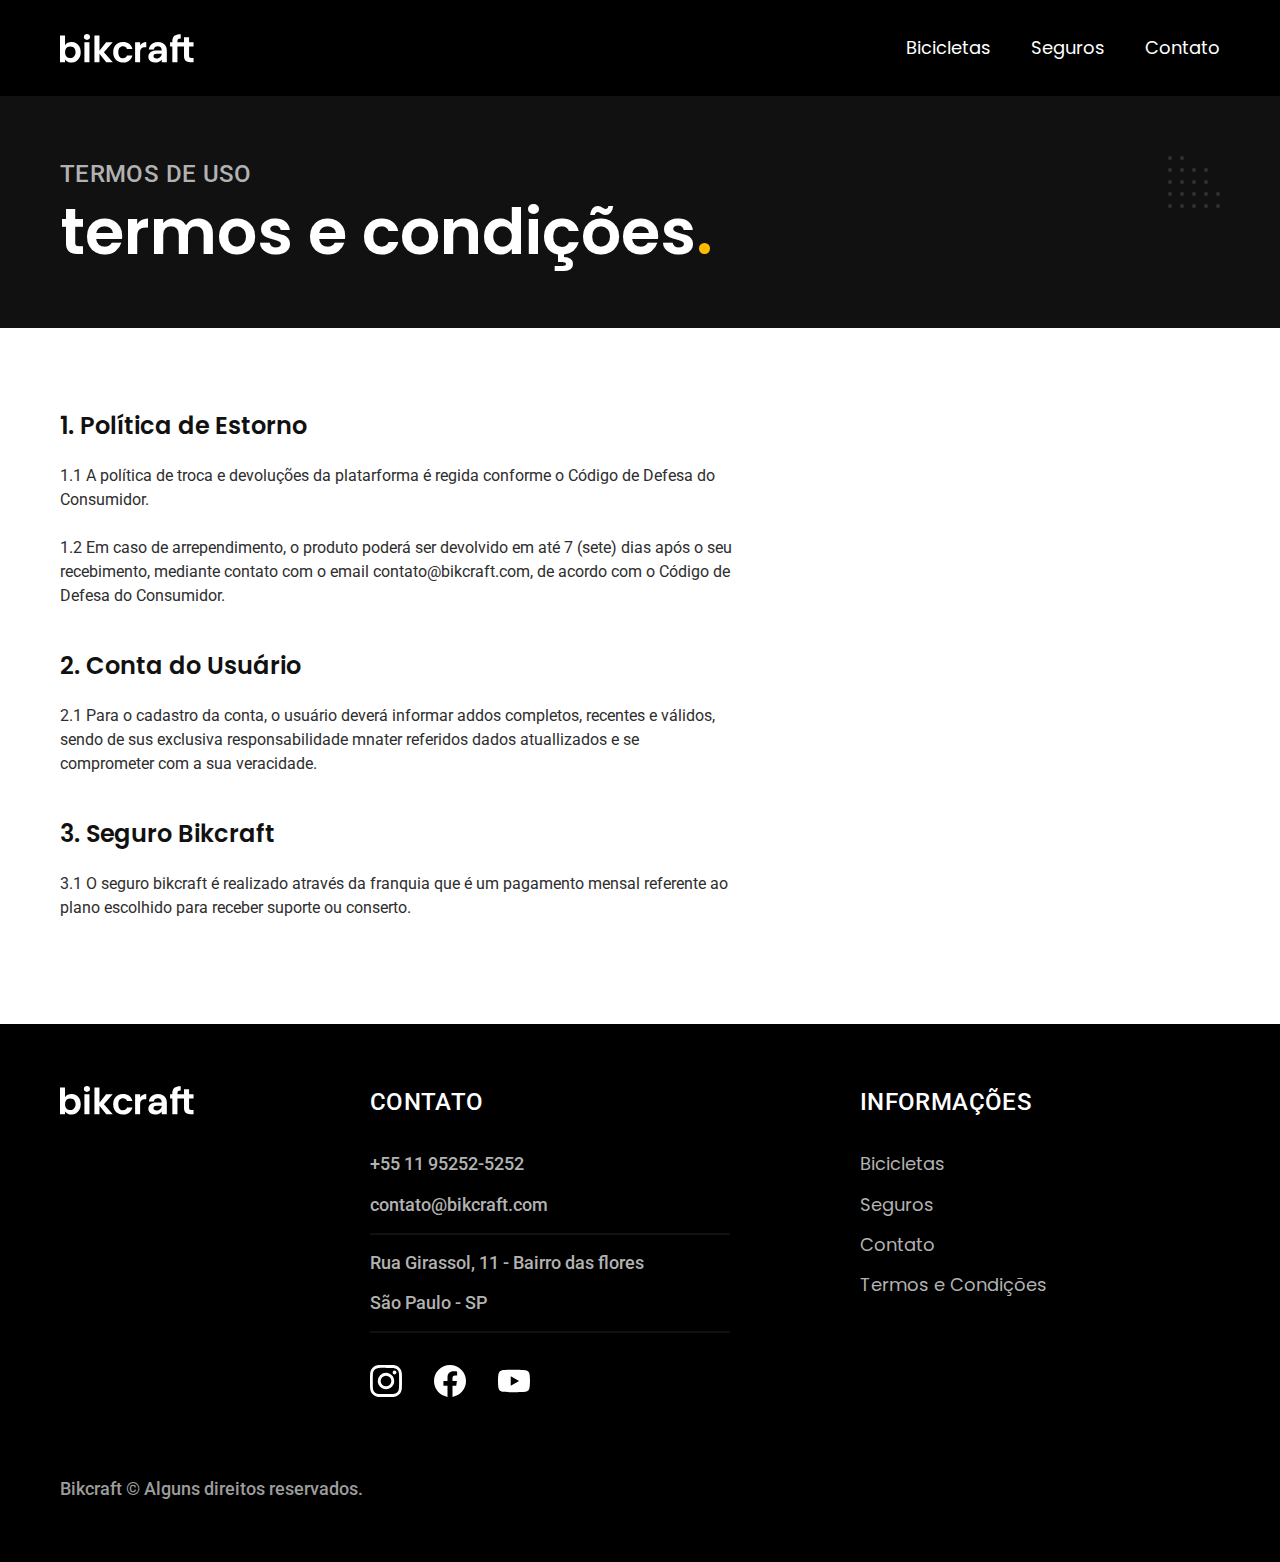
<file: termos.html>
<!DOCTYPE html>
<html lang="pt-br">

<head>
  <meta charset="UTF-8">
  <meta name="viewport" content="width=device-width, initial-scale=1.0">
  <title>Termos e Condições / Bikcraft</title>
  <meta name="description" content="Termos e condições.">
  <link rel="icon" href="./favicon.svg" type="image/svg+xml">
  <link rel="preload" href="./style.min.css" as="style">
  <link rel="stylesheet" type="text/css" href="./style.min.css">
<script>document.documentElement.classList.add('js');</script>

  <link rel="preconnect" href="https://fonts.googleapis.com">
  <link rel="preconnect" href="https://fonts.gstatic.com" crossorigin="">
  <link href="https://fonts.googleapis.com/css2?family=Merriweather:ital,wght@1,900&amp;family=Poppins:wght@400;600&amp;family=Roboto:wght@400;500&amp;display=swap" rel="stylesheet">
</head>

<body id="termos">
    <header class="header-bg">
      <div class="header container">
        <a href="./">
          <img src="./img/bikcraft.svg" alt="Bikcraft">
        </a>
  
        <nav aria-label="primaria">
          <ul class="header-menu font-1-m cor-0">
            <li><a href="./bicicletas.html">Bicicletas</a></li>
            <li><a href="./seguros.html">Seguros</a></li>
            <li><a href="./contato.html">Contato</a></li>
          </ul>
        </nav>
      </div>
    </header>

    <main>
        <div class="titulo-bg">
          <div class="titulo container">
            <p class="font-2-l-b cor-5">Termos de uso</p>
            <h1 class="font-1-xxl cor-0">termos e condições<span class="cor-p1">.</span></h1>
          </div>
        </div>
    
        <div class="termos font-2-s cor-10 container">
          <h2 class="font-1-l cor-11">1. Política de Estorno</h2>
          <p>1.1 A política de troca e devoluções da platarforma é regida conforme o Código de Defesa do Consumidor.</p>
          <p>1.2 Em caso de arrependimento, o produto poderá ser devolvido em até 7 (sete) dias após o seu recebimento, mediante contato com o email contato@bikcraft.com, de acordo com o Código de Defesa do Consumidor.</p>
          <h2 class="font-1-l cor-11">2. Conta do Usuário</h2>
          <p>2.1 Para o cadastro da conta, o usuário deverá informar addos completos, recentes e válidos, sendo de sus exclusiva responsabilidade mnater referidos dados  atuallizados e se comprometer com a sua veracidade.</p>
          <h2 class="font-1-l cor-11">3. Seguro Bikcraft</h2>
          <p>3.1 O seguro bikcraft é realizado através da franquia que é um pagamento mensal referente ao plano escolhido para receber suporte ou conserto.</p>
        </div>
      </main>

      <footer class="footer-bg">
        <div class="footer container">
          <img src="./img/bikcraft.svg" alt="Bikcraft">
          <div class="footer-contato">
            <h3 class="font-2-l-b cor-0">Contato</h3>
            <ul class="font-2-m cor-5">
              <li><a href="tel:+5511952525252">+55 11 95252-5252</a></li>
              <li><a href="mailto:contato@bikcraft.com">contato@bikcraft.com</a></li>
              <li>Rua Girassol, 11 - Bairro das flores</li>
              <li>São Paulo - SP</li>
            </ul>
            <div class="footer-redes">
              <a href="./">
                <img src="./img/redes/instagram.svg" alt="Instagram">
              </a>
              <a href="./">
                <img src="./img/redes/facebook.svg" alt="Facebook">
              </a>
              <a href="./">
                <img src="./img/redes/youtube.svg" alt="Youtube">
              </a>
            </div>
          </div>
          <div class="footer-informacoes">
            <h3 class="font-2-l-b cor-0">Informações</h3>
            <nav>
              <ul class="font-1-m cor-5">
                <li><a href="./bicicletas.html">Bicicletas</a></li>
                <li><a href="./seguros.html">Seguros</a></li>
                <li><a href="./contato.html">Contato</a></li>
                <li><a href="./termos.html">Termos e Condições</a></li>
              </ul>
            </nav>
          </div>
          <p class="footer-copy font-2-m cor-6">Bikcraft © Alguns direitos reservados.</p>
        </div>
      </footer>
    <script src="./js/script.js"></script>
    </body>
    </html>
</file>
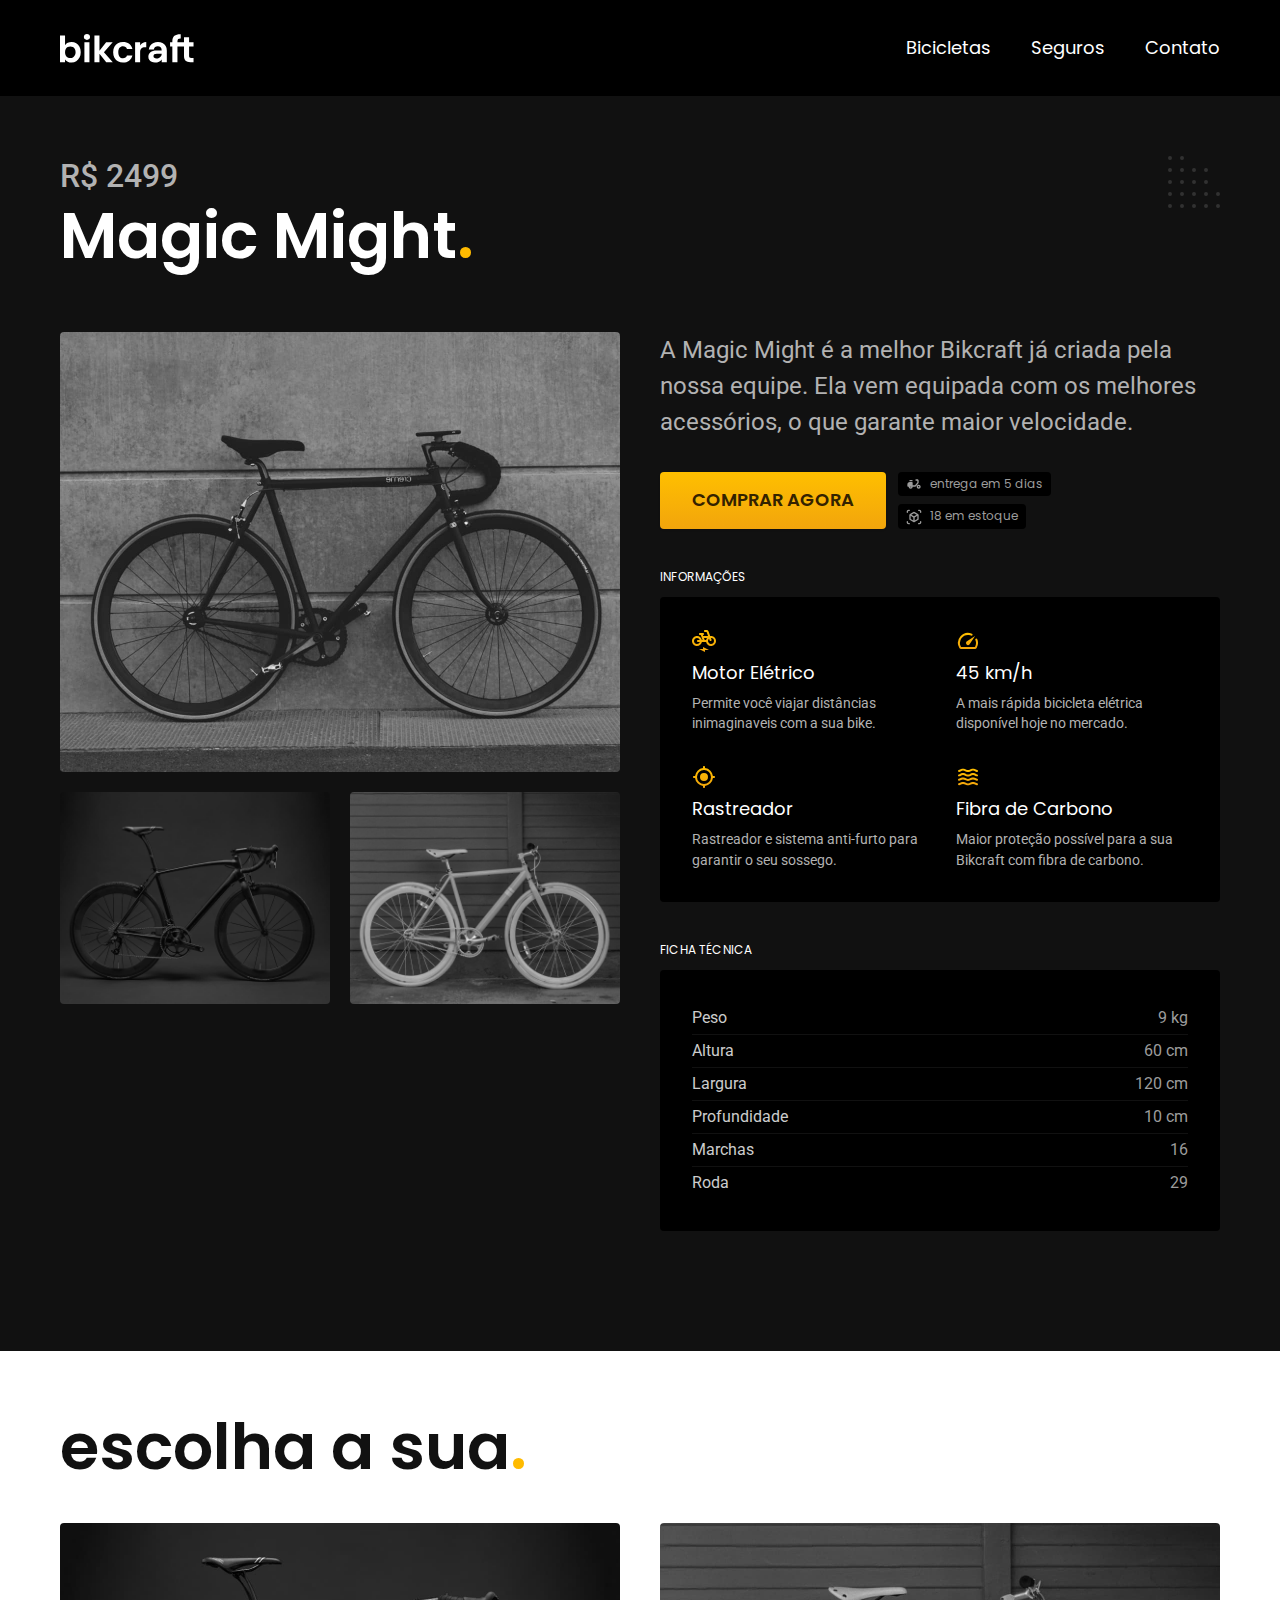
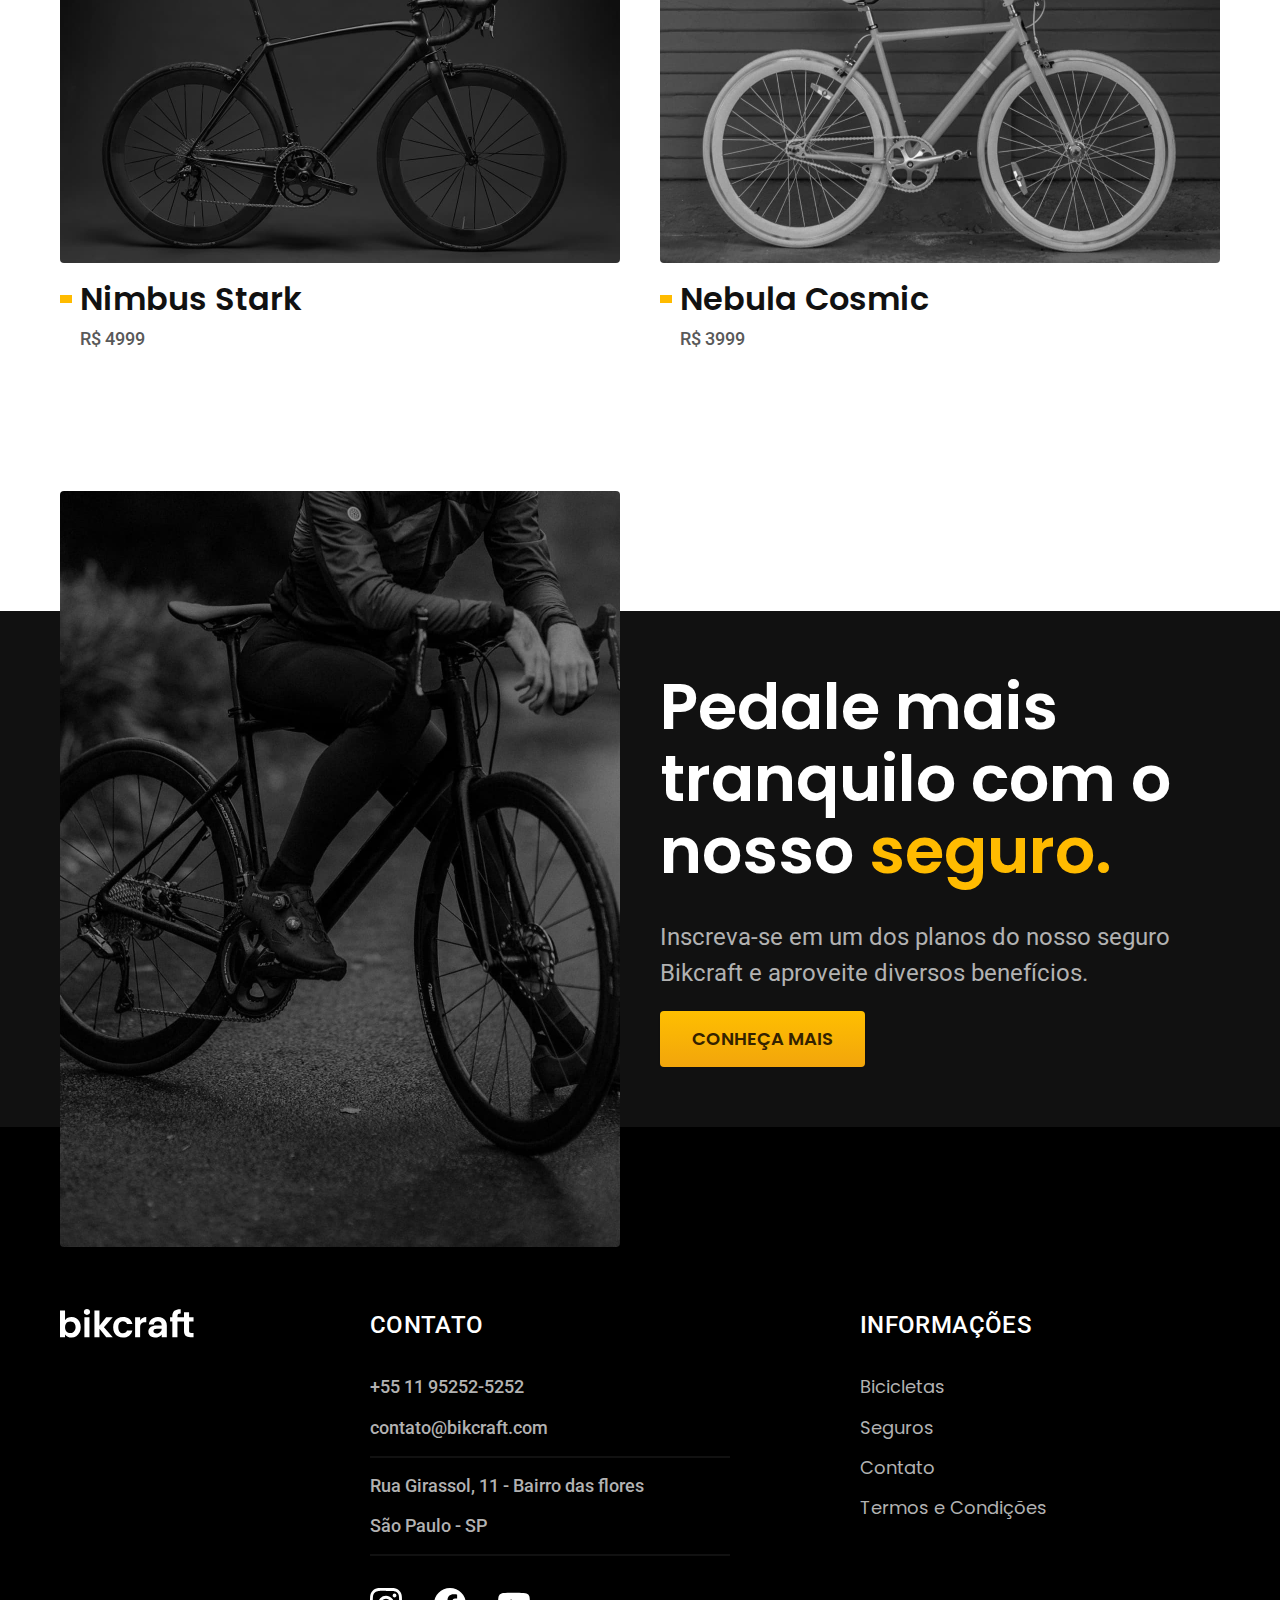
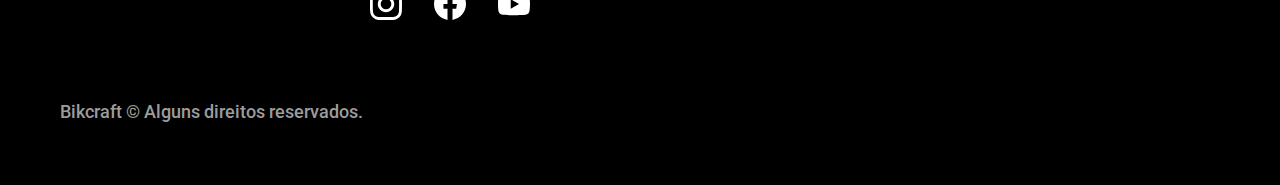
<file: modelos/magic.html>
<!DOCTYPE html>
<html lang="pt-br">

<head>
  <meta charset="UTF-8">
  <meta name="viewport" content="width=device-width, initial-scale=1.0">

  <title>Magic | Bikcraft</title>
  <meta name="description" content="Magic.">

  <link rel="icon" href="../favicon.svg" type="image/svg+xml">
  <link rel="preload" href="../style.min.css" as="style">
  <link rel="stylesheet" type="text/css" href="../style.min.css">
<script>document.documentElement.classList.add('js');</script>

  <link rel="preconnect" href="https://fonts.googleapis.com">
  <link rel="preconnect" href="https://fonts.gstatic.com" crossorigin="">
  <link href="https://fonts.googleapis.com/css2?family=Merriweather:ital,wght@1,900&amp;family=Poppins:wght@400;600&amp;family=Roboto:wght@400;500&amp;display=swap" rel="stylesheet">
</head>

<body id="bicicleta">
  <header class="header-bg">
    <div class="header container">
      <a href="../">
        <img src="../img/bikcraft.svg" alt="Bikcraft">
      </a>

      <nav aria-label="primaria">
        <ul class="header-menu font-1-m cor-0">
          <li><a href="../bicicletas.html">Bicicletas</a></li>
          <li><a href="../seguros.html">Seguros</a></li>
          <li><a href="../contato.html">Contato</a></li>
        </ul>
      </nav>
    </div>
  </header>

  <main class="titulo-bg">
    <div>
      <div class="titulo container">
        <p class="font-2-xl cor-5">R$ 2499</p>
        <h1 class="font-1-xxl cor-0">Magic Might<span class="cor-p1">.</span></h1>
      </div>
    </div>
    <div class="bicicleta container">
      <div class="bicicleta-imagens">
        <img src="../img/bicicleta/nimbus2.jpg" alt="Magic 1">
        <img src="../img/bicicleta/nimbus1.jpg" alt="Magic 2">
        <img src="../img/bicicleta/nimbus3.jpg" alt="Magic 3">
      </div>
      <div class="bicicleta-conteudo">
        <p class="font-2-l cor-5">A Magic Might é a melhor Bikcraft já criada pela nossa equipe. Ela vem equipada com os melhores acessórios, o que garante maior velocidade.</p>
        <div class="bicicleta-comprar">
          <a class="botao" href="../orcamento.html?tipo=bikcraft&produto=magic">Comprar Agora</a>
          <span class="font-1-xs cor-6"><img src="../img/icones/entrega.svg" alt=""> entrega em 5 dias</span>
          <span class="font-1-xs cor-6"><img src="../img/icones/estoque.svg" alt=""> 18 em estoque</span>
        </div>

        <h2 class="font-1-xs cor-0">Informações</h2>
        <ul class="bicicleta-informacoes">
          <li>
            <img src="../img/icones/eletrica.svg" alt="">
            <h3 class="font-1-m cor-0">Motor Elétrico</h3>
            <p class="font-2-xs cor-5">Permite você viajar distâncias inimaginaveis com a sua bike.</p>
          </li>
          <li>
            <img src="../img/icones/velocidade.svg" alt="">
            <h3 class="font-1-m cor-0">45 km/h</h3>
            <p class="font-2-xs cor-5">A mais rápida bicicleta elétrica disponível hoje no mercado.</p>
          </li>
          <li>
            <img src="../img/icones/rastreador.svg" alt="">
            <h3 class="font-1-m cor-0">Rastreador</h3>
            <p class="font-2-xs cor-5">Rastreador e sistema anti-furto para garantir o seu sossego.</p>
          </li>
          <li>
            <img src="../img/icones/carbono.svg" alt="">
            <h3 class="font-1-m cor-0">Fibra de Carbono</h3>
            <p class="font-2-xs cor-5">Maior proteção possível para a sua Bikcraft com fibra de carbono.</p>
          </li>
        </ul>
        <h2 class="font-1-xs cor-0">Ficha Técnica</h2>
        <ul class="bicicleta-ficha font-2-s cor-4">
          <li>Peso <span>9 kg</span></li>
          <li>Altura <span>60 cm</span></li>
          <li>Largura <span>120 cm</span></li>
          <li>Profundidade <span>10 cm</span></li>
          <li>Marchas <span>16</span></li>
          <li>Roda <span>29</span></li>
        </ul>
      </div>
    </div>
  </main>

  <article class="bicicletas-lista container">
    <h2 class="font-1-xxl">escolha a sua<span class="cor-p1">.</span></h2>

    <ul>
      <li>
        <a href="./nimbus.html">
          <img src="../img/bicicletas/nimbus.jpg" alt="Bicicleta preta">
          <h3 class="font-1-xl">Nimbus Stark</h3>
          <span class="font-2-m cor-8">R$ 4999</span>
        </a>
      </li>
      <li>
        <a href="./nebula.html">
          <img src="../img/bicicletas/nebula.jpg" alt="Bicicleta preta">
          <h3 class="font-1-xl">Nebula Cosmic</h3>
          <span class="font-2-m cor-8">R$ 3999</span>
        </a>
      </li>
    </ul>
  </article>

  <article class="seguro-bg">
    <div class="seguro container">
      <div class="seguro-imagem">
        <img src="../img/fotos/seguros.jpg" alt="Pessoa parada em cima de uma bicicleta.">
      </div>
      <div class="seguro-conteudo">
        <h2 class="font-1-xxl cor-0">Pedale mais tranquilo com o nosso <span class="cor-p1">seguro.</span></h2>
        <p class="font-2-l cor-5">Inscreva-se em um dos planos do nosso seguro Bikcraft e aproveite diversos benefícios.</p>
        <a class="botao" href="../seguros.html">Conheça Mais</a>
      </div>
    </div>
  </article>

  <footer class="footer-bg">
    <div class="footer container">
      <img src="../img/bikcraft.svg" alt="Bikcraft">
      <div class="footer-contato">
        <h3 class="font-2-l-b cor-0">Contato</h3>
        <ul class="font-2-m cor-5">
          <li><a href="tel:+5511952525252">+55 11 95252-5252</a></li>
              <li><a href="mailto:contato@bikcraft.com">contato@bikcraft.com</a></li>
              <li>Rua Girassol, 11 - Bairro das flores</li>
              <li>São Paulo - SP</li>
        </ul>
        <div class="footer-redes">
          <a href="../">
            <img src="../img/redes/instagram.svg" alt="Instagram">
          </a>
          <a href="../">
            <img src="../img/redes/facebook.svg" alt="Facebook">
          </a>
          <a href="../">
            <img src="../img/redes/youtube.svg" alt="Youtube">
          </a>
        </div>
      </div>
      <div class="footer-informacoes">
        <h3 class="font-2-l-b cor-0">Informações</h3>
        <nav>
          <ul class="font-1-m cor-5">
            <li><a href="../bicicletas.html">Bicicletas</a></li>
            <li><a href="../seguros.html">Seguros</a></li>
            <li><a href="../contato.html">Contato</a></li>
            <li><a href="../termos.html">Termos e Condições</a></li>
          </ul>
        </nav>
      </div>
      <p class="footer-copy font-2-m cor-6">Bikcraft © Alguns direitos reservados.</p>
    </div>
  </footer>
<script src="../js/script.js"></script>
</body>
</html>
</file>
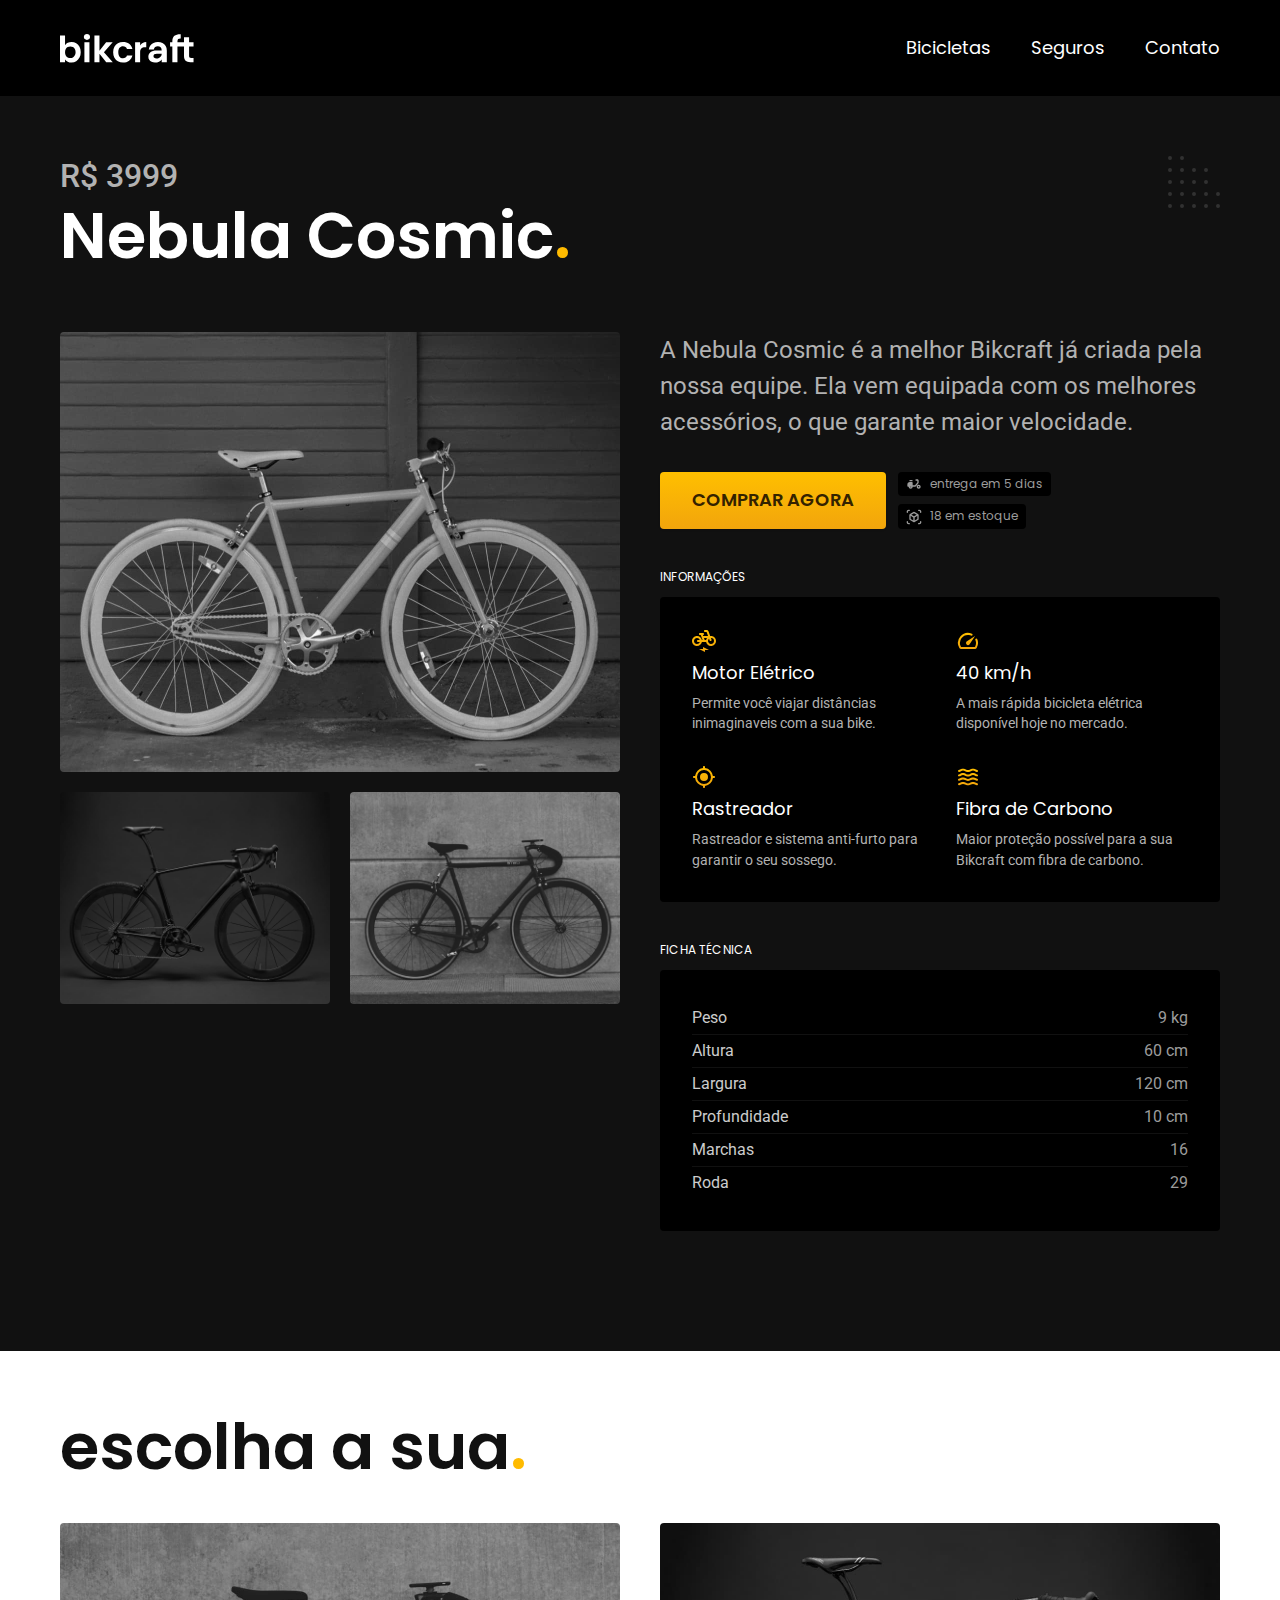
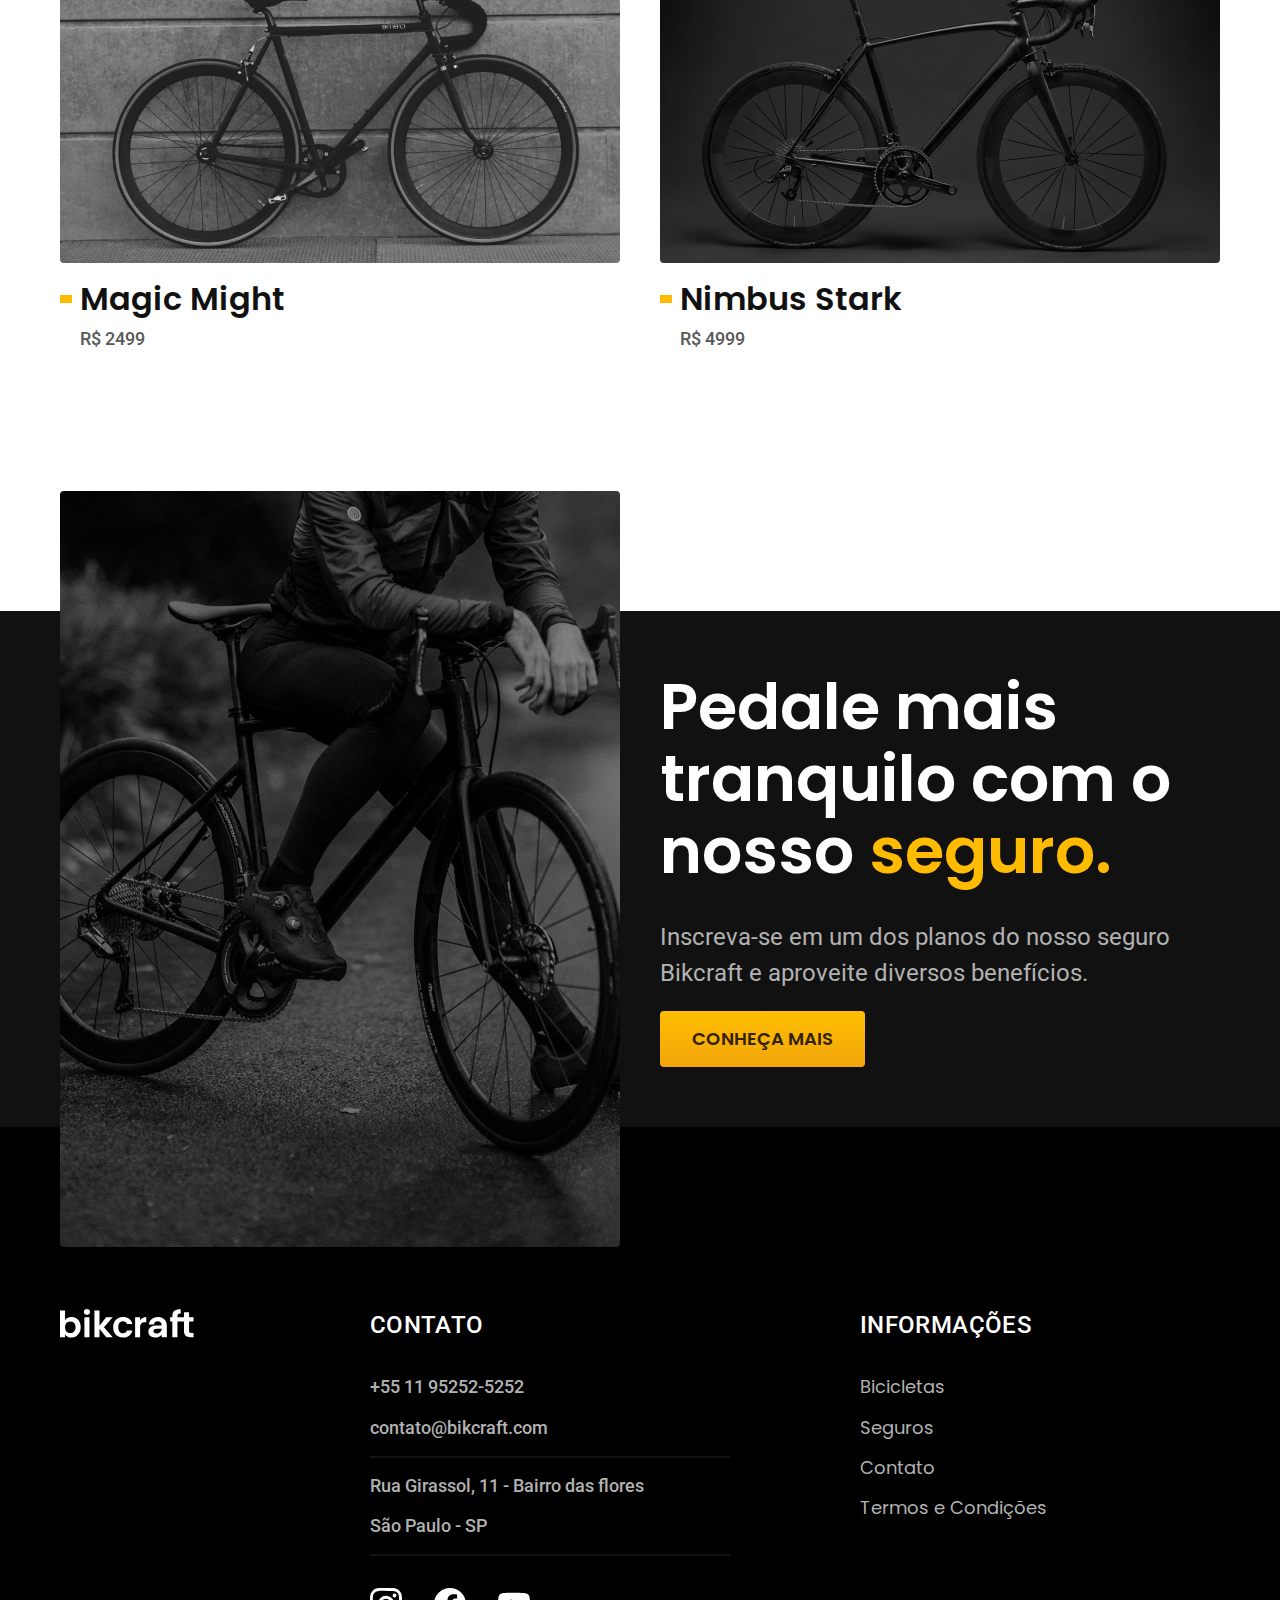
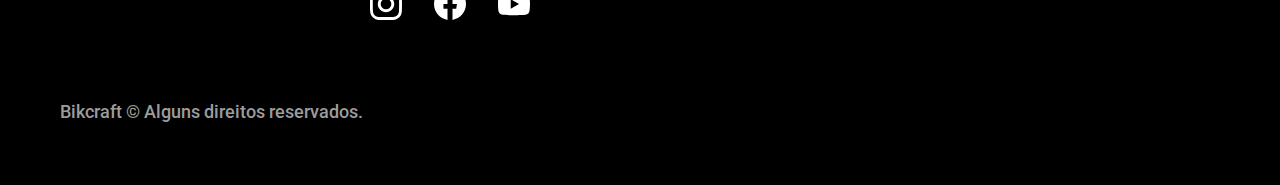
<file: modelos/nebula.html>
<!DOCTYPE html>
<html lang="pt-br">
  <head>
    <meta charset="UTF-8">
    <meta name="viewport" content="width=device-width, initial-scale=1.0">

    <title>Nebula | Bikcraft</title>
    <meta name="description" content="Nebula.">
    <link rel="icon" href="../favicon.svg" type="image/svg+xml">
  <link rel="preload" href="../style.min.css" as="style">
  <link rel="stylesheet" type="text/css" href="../style.min.css">
  <script>document.documentElement.classList.add('js');</script>

  <link rel="preconnect" href="https://fonts.googleapis.com">
  <link rel="preconnect" href="https://fonts.gstatic.com" crossorigin="">
  <link href="https://fonts.googleapis.com/css2?family=Merriweather:ital,wght@1,900&amp;family=Poppins:wght@400;600&amp;family=Roboto:wght@400;500&amp;display=swap" rel="stylesheet">
</head>

  <body id="bicicleta">
    <header class="header-bg">
      <div class="header container">
        <a href="../">
          <img src="../img/bikcraft.svg" alt="Bikcraft">
        </a>
  
        <nav aria-label="primaria">
          <ul class="header-menu font-1-m cor-0">
            <li><a href="../bicicletas.html">Bicicletas</a></li>
            <li><a href="../seguros.html">Seguros</a></li>
            <li><a href="../contato.html">Contato</a></li>
          </ul>
        </nav>
      </div>
    </header>
  
    <main class="titulo-bg">
      <div>
        <div class="titulo container">
          <p class="font-2-xl cor-5">R$ 3999</p>
          <h1 class="font-1-xxl cor-0">Nebula Cosmic<span class="cor-p1">.</span></h1>
        </div>
      </div>
      <div class="bicicleta container">
        <div class="bicicleta-imagens">
          <img src="../img/bicicleta/nimbus3.jpg" alt="Nebula 1">
          <img src="../img/bicicleta/nimbus1.jpg" alt="Nebula 2">
          <img src="../img/bicicleta/nimbus2.jpg" alt="Nebula 3">
        </div>
        <div class="bicicleta-conteudo">
          <p class="font-2-l cor-5">A Nebula Cosmic é a melhor Bikcraft já criada pela nossa equipe. Ela vem equipada com os melhores acessórios, o que garante maior velocidade.</p>
          <div class="bicicleta-comprar">
            <a class="botao" href="../orcamento.html?tipo=bikcraft&produto=nebula">Comprar Agora</a>
            <span class="font-1-xs cor-6"><img src="../img/icones/entrega.svg" alt=""> entrega em 5 dias</span>
            <span class="font-1-xs cor-6"><img src="../img/icones/estoque.svg" alt=""> 18 em estoque</span>
          </div>
  
          <h2 class="font-1-xs cor-0">Informações</h2>
          <ul class="bicicleta-informacoes">
            <li>
              <img src="../img/icones/eletrica.svg" alt="">
              <h3 class="font-1-m cor-0">Motor Elétrico</h3>
              <p class="font-2-xs cor-5">Permite você viajar distâncias inimaginaveis com a sua bike.</p>
            </li>
            <li>
              <img src="../img/icones/velocidade.svg" alt="">
              <h3 class="font-1-m cor-0">40 km/h</h3>
              <p class="font-2-xs cor-5">A mais rápida bicicleta elétrica disponível hoje no mercado.</p>
            </li>
            <li>
              <img src="../img/icones/rastreador.svg" alt="">
              <h3 class="font-1-m cor-0">Rastreador</h3>
              <p class="font-2-xs cor-5">Rastreador e sistema anti-furto para garantir o seu sossego.</p>
            </li>
            <li>
              <img src="../img/icones/carbono.svg" alt="">
              <h3 class="font-1-m cor-0">Fibra de Carbono</h3>
              <p class="font-2-xs cor-5">Maior proteção possível para a sua Bikcraft com fibra de carbono.</p>
            </li>
          </ul>
          <h2 class="font-1-xs cor-0">Ficha Técnica</h2>
          <ul class="bicicleta-ficha font-2-s cor-4">
            <li>Peso <span>9 kg</span></li>
            <li>Altura <span>60 cm</span></li>
            <li>Largura <span>120 cm</span></li>
            <li>Profundidade <span>10 cm</span></li>
            <li>Marchas <span>16</span></li>
            <li>Roda <span>29</span></li>
          </ul>
        </div>
      </div>
    </main>
  
    <article class="bicicletas-lista container">
      <h2 class="font-1-xxl">escolha a sua<span class="cor-p1">.</span></h2>
  
      <ul>
        <li>
          <a href="./magic.html">
            <img src="../img/bicicletas/magic.jpg" alt="Bicicleta preta">
            <h3 class="font-1-xl">Magic Might</h3>
            <span class="font-2-m cor-8">R$ 2499</span>
          </a>
        </li>
        <li>
          <a href="./nimbus.html">
            <img src="../img/bicicletas/nimbus.jpg" alt="Bicicleta preta">
            <h3 class="font-1-xl">Nimbus Stark</h3>
            <span class="font-2-m cor-8">R$ 4999</span>
          </a>
        </li>
      </ul>
    </article>
  
    <article class="seguro-bg">
      <div class="seguro container">
        <div class="seguro-imagem">
          <img src="../img/fotos/seguros.jpg" alt="Pessoa parada em cima de uma bicicleta.">
        </div>
        <div class="seguro-conteudo">
          <h2 class="font-1-xxl cor-0">Pedale mais tranquilo com o nosso <span class="cor-p1">seguro.</span></h2>
          <p class="font-2-l cor-5">Inscreva-se em um dos planos do nosso seguro Bikcraft e aproveite diversos benefícios.</p>
          <a class="botao" href="../seguros.html">Conheça Mais</a>
        </div>
      </div>
    </article>
  
    <footer class="footer-bg">
      <div class="footer container">
        <img src="../img/bikcraft.svg" alt="Bikcraft">
        <div class="footer-contato">
          <h3 class="font-2-l-b cor-0">Contato</h3>
          <ul class="font-2-m cor-5">
            <li><a href="tel:+5511952525252">+55 11 95252-5252</a></li>
              <li><a href="mailto:contato@bikcraft.com">contato@bikcraft.com</a></li>
              <li>Rua Girassol, 11 - Bairro das flores</li>
              <li>São Paulo - SP</li>
          </ul>
          <div class="footer-redes">
            <a href="../">
              <img src="../img/redes/instagram.svg" alt="Instagram">
            </a>
            <a href="../">
              <img src="../img/redes/facebook.svg" alt="Facebook">
            </a>
            <a href="../">
              <img src="../img/redes/youtube.svg" alt="Youtube">
            </a>
          </div>
        </div>
        <div class="footer-informacoes">
          <h3 class="font-2-l-b cor-0">Informações</h3>
          <nav>
            <ul class="font-1-m cor-5">
              <li><a href="../bicicletas.html">Bicicletas</a></li>
              <li><a href="../seguros.html">Seguros</a></li>
              <li><a href="../contato.html">Contato</a></li>
              <li><a href="../termos.html">Termos e Condições</a></li>
            </ul>
          </nav>
        </div>
        <p class="footer-copy font-2-m cor-6">Bikcraft © Alguns direitos reservados.</p>
      </div>
    </footer>
    <script src="../js/script.js"></script>
  </body>
  </html>
</file>
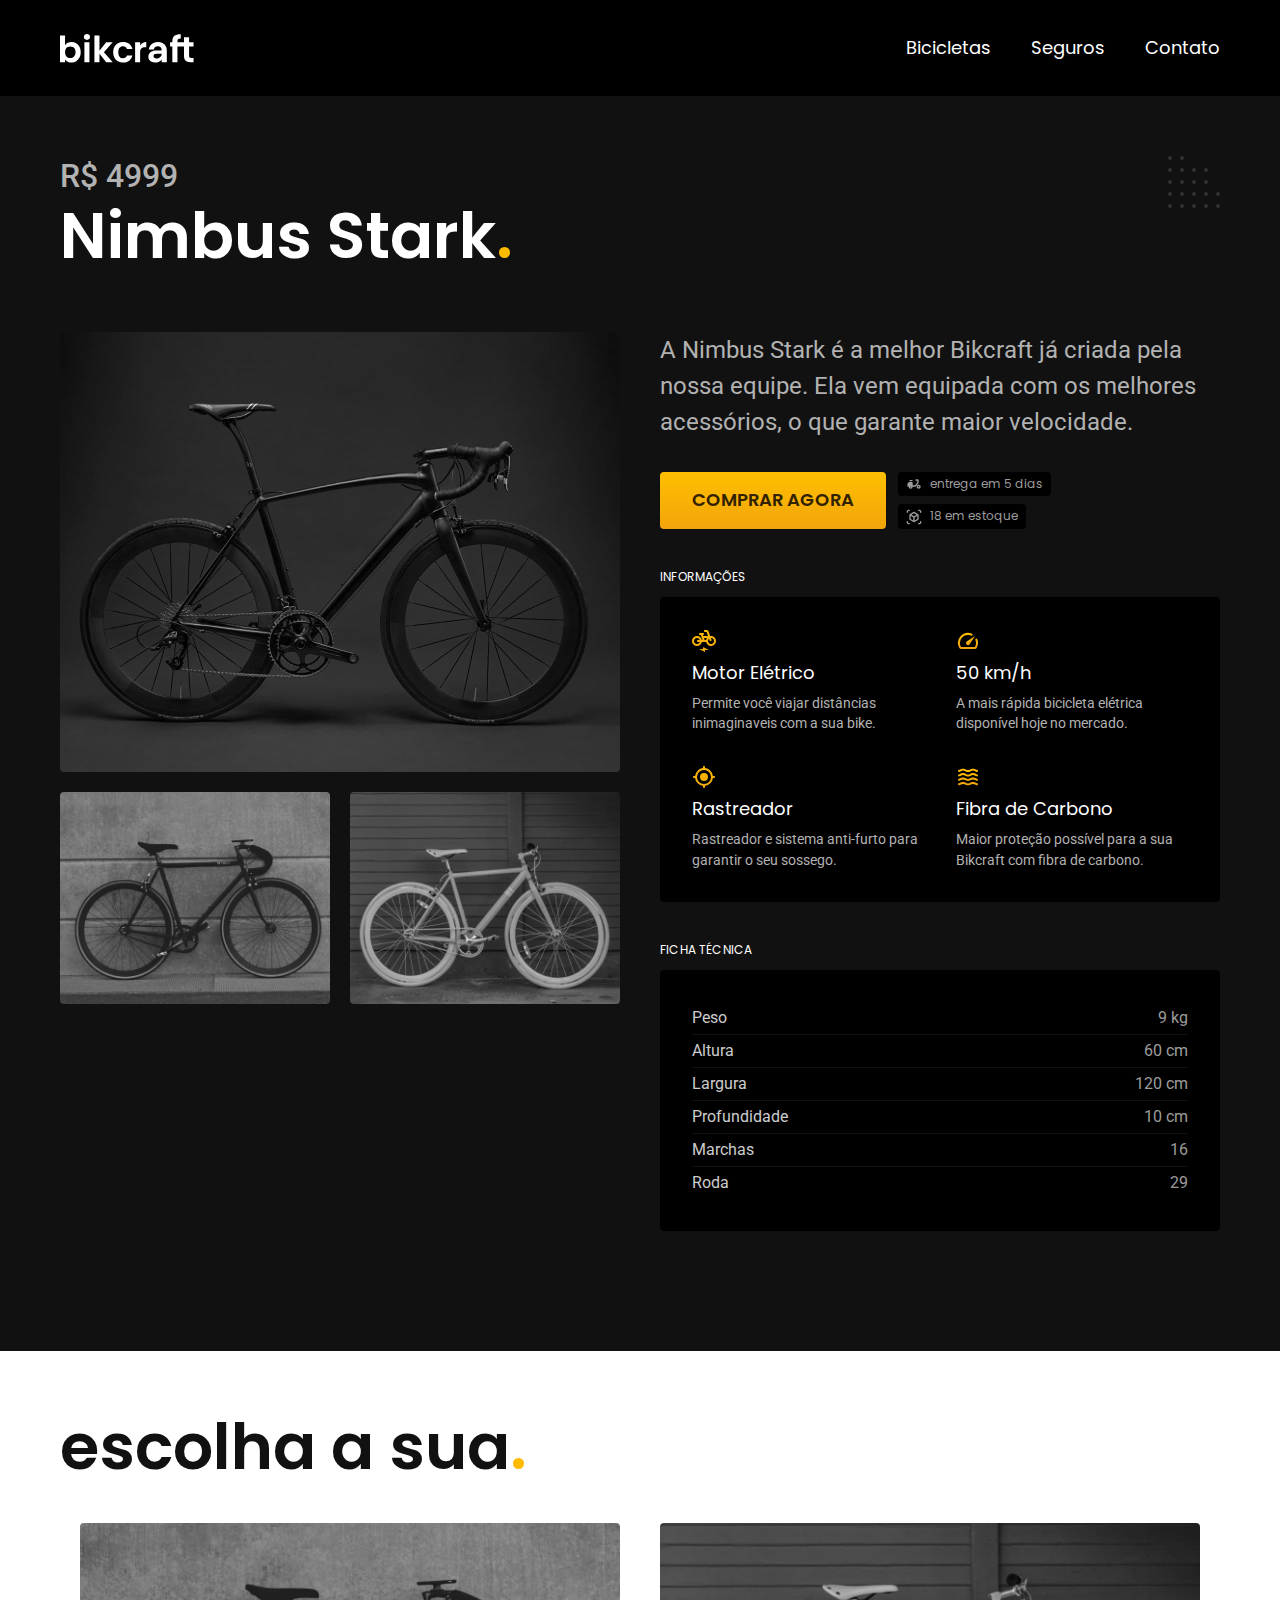
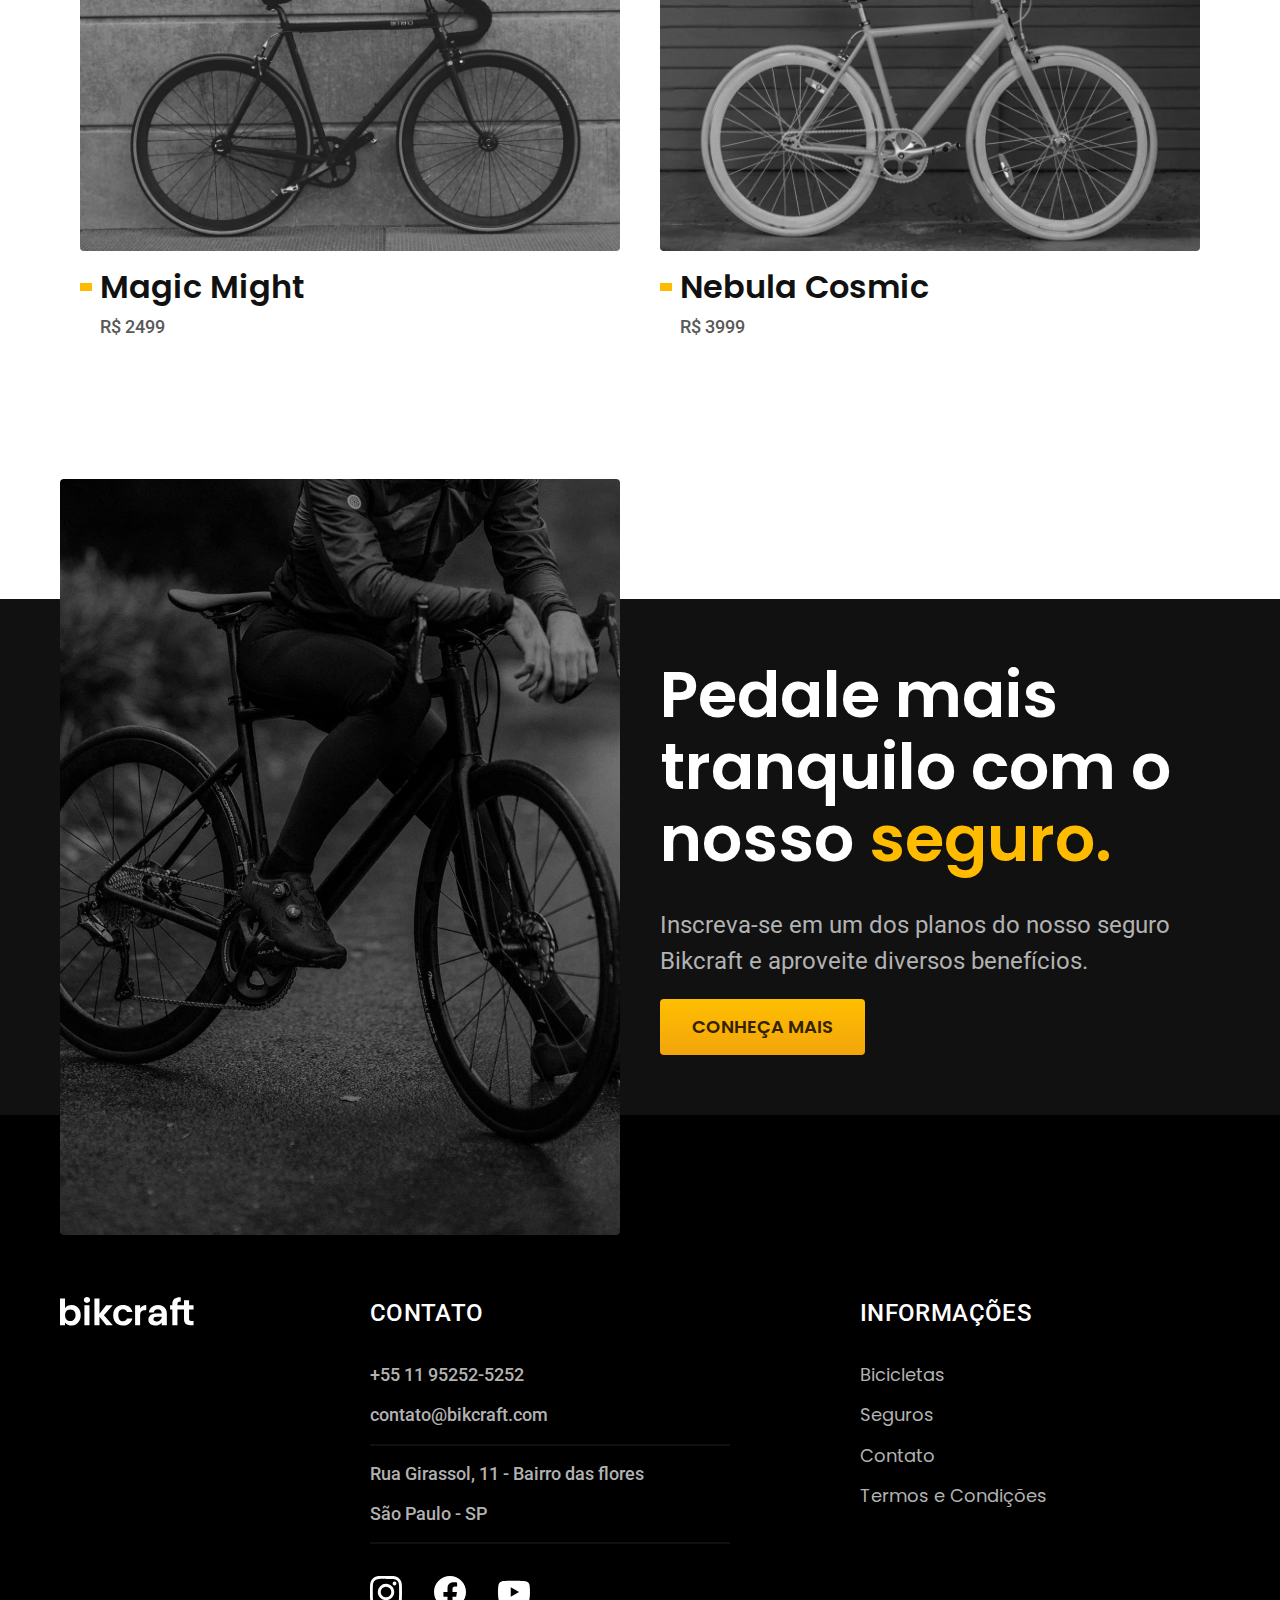
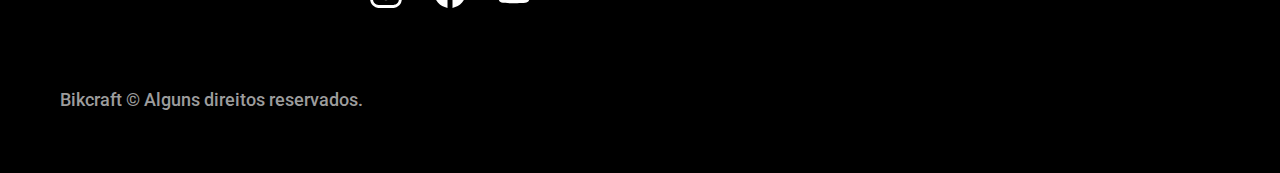
<file: modelos/nimbus.html>
<!DOCTYPE html>
<html lang="pt-br">

<head>
  <meta charset="UTF-8">
  <meta name="viewport" content="width=device-width, initial-scale=1.0">
  <title>Nimbus | Bikcraft</title>
  <meta name="description" content="Termos e condições.">
  <link rel="icon" href="../favicon.svg" type="image/svg+xml">
  <link rel="preload" href="../style.min.css" as="style">
  <link rel="stylesheet" type="text/css" href="../style.min.css">
  <script>document.documentElement.classList.add('js');</script>

  <link rel="preconnect" href="https://fonts.googleapis.com">
  <link rel="preconnect" href="https://fonts.gstatic.com" crossorigin="">
  <link href="https://fonts.googleapis.com/css2?family=Merriweather:ital,wght@1,900&amp;family=Poppins:wght@400;600&amp;family=Roboto:wght@400;500&amp;display=swap" rel="stylesheet">
</head>

<body id="termos">
    <header class="header-bg">
      <div class="header container">
        <a href="../">
          <img src="../img/bikcraft.svg" alt="Bikcraft">
        </a>
  
        <nav aria-label="primaria">
          <ul class="header-menu font-1-m cor-0">
            <li><a href="../bicicletas.html">Bicicletas</a></li>
            <li><a href="../seguros.html">Seguros</a></li>
            <li><a href="../contato.html">Contato</a></li>
          </ul>
        </nav>
      </div>
    </header>

    <main class="titulo-bg">
        <div>
            <div class="titulo container">
              <p class="font-2-xl cor-5">R$ 4999</p>
              <h1 class="font-1-xxl cor-0">Nimbus Stark<span class="cor-p1">.</span></h1>
            </div>
          <div class="bicicleta container">
            <div class="bicicleta-imagens">
              <img src="../img/bicicleta/nimbus1.jpg" alt="Nimbus 1">
              <img src="../img/bicicleta/nimbus2.jpg" alt="Nimbus 2">
              <img src="../img/bicicleta/nimbus3.jpg" alt="Nimbus 3">
            </div>
            <div class="bicicleta-conteudo">
              <p class="font-2-l cor-5">A Nimbus Stark é a melhor Bikcraft já criada pela nossa equipe. Ela vem equipada com os melhores acessórios, o que garante maior velocidade.</p>
              <div class="bicicleta-comprar">
                <a class="botao" href="../orcamento.html?tipo=bikcraft&produto=nimbus">Comprar Agora</a>
                <span class="font-1-xs cor-6"><img src="../img/icones/entrega.svg" alt=""> entrega em 5 dias</span>
                <span class="font-1-xs cor-6"><img src="../img/icones/estoque.svg" alt=""> 18 em estoque</span>
              </div>
      
              <h2 class="font-1-xs cor-0">Informações</h2>
              <ul class="bicicleta-informacoes">
                <li>
                  <img src="../img/icones/eletrica.svg" alt="">
                  <h3 class="font-1-m cor-0">Motor Elétrico</h3>
                  <p class="font-2-xs cor-5">Permite você viajar distâncias inimaginaveis com a sua bike.</p>
                </li>
                <li>
                  <img src="../img/icones/velocidade.svg" alt="">
                  <h3 class="font-1-m cor-0">50 km/h</h3>
                  <p class="font-2-xs cor-5">A mais rápida bicicleta elétrica disponível hoje no mercado.</p>
                </li>
                <li>
                  <img src="../img/icones/rastreador.svg" alt="">
                  <h3 class="font-1-m cor-0">Rastreador</h3>
                  <p class="font-2-xs cor-5">Rastreador e sistema anti-furto para garantir o seu sossego.</p>
                </li>
                <li>
                  <img src="../img/icones/carbono.svg" alt="">
                  <h3 class="font-1-m cor-0">Fibra de Carbono</h3>
                  <p class="font-2-xs cor-5">Maior proteção possível para a sua Bikcraft com fibra de carbono.</p>
                </li>
              </ul>
              <h2 class="font-1-xs cor-0">Ficha Técnica</h2>
              <ul class="bicicleta-ficha font-2-s cor-4">
                <li>Peso <span>9 kg</span></li>
                <li>Altura <span>60 cm</span></li>
                <li>Largura <span>120 cm</span></li>
                <li>Profundidade <span>10 cm</span></li>
                <li>Marchas <span>16</span></li>
                <li>Roda <span>29</span></li>
              </ul>
            </div>
          </div>
      </main>

      <article class="bicicletas-lista container">
        <h2 class="font-1-xxl">escolha a sua<span class="cor-p1">.</span></h2>
    
        <ul>
          <li>
            <a href="./magic.html">
              <img src="../img/bicicletas/magic.jpg" alt="Bicicleta preta">
              <h3 class="font-1-xl">Magic Might</h3>
              <span class="font-2-m cor-8">R$ 2499</span>
            </a>
          </li>
          <li>
            <a href="./nebula.html">
              <img src="../img/bicicletas/nebula.jpg" alt="Bicicleta preta">
              <h3 class="font-1-xl">Nebula Cosmic</h3>
              <span class="font-2-m cor-8">R$ 3999</span>
            </a>
          </li>
        </ul>
      </article>

      <article class="seguro-bg">
        <div class="seguro container">
          <div class="seguro-imagem">
            <img src="../img/fotos/seguros.jpg" alt="Pessoa parada em cima de uma bicicleta.">
          </div>
          <div class="seguro-conteudo">
            <h2 class="font-1-xxl cor-0">Pedale mais tranquilo com o nosso <span class="cor-p1">seguro.</span></h2>
            <p class="font-2-l cor-5">Inscreva-se em um dos planos do nosso seguro Bikcraft e aproveite diversos benefícios.</p>
            <a class="botao" href="../seguros.html">Conheça Mais</a>
          </div>
        </div>
      </article>

      <footer class="footer-bg">
        <div class="footer container">
          <img src="../img/bikcraft.svg" alt="Bikcraft">
          <div class="footer-contato">
            <h3 class="font-2-l-b cor-0">Contato</h3>
            <ul class="font-2-m cor-5">
              <li><a href="tel:+5511952525252">+55 11 95252-5252</a></li>
              <li><a href="mailto:contato@bikcraft.com">contato@bikcraft.com</a></li>
              <li>Rua Girassol, 11 - Bairro das flores</li>
              <li>São Paulo - SP</li>
            </ul>
            <div class="footer-redes">
              <a href="../">
                <img src="../img/redes/instagram.svg" alt="Instagram">
              </a>
              <a href="../">
                <img src="../img/redes/facebook.svg" alt="Facebook">
              </a>
              <a href="../">
                <img src="../img/redes/youtube.svg" alt="Youtube">
              </a>
            </div>
          </div>
          <div class="footer-informacoes">
            <h3 class="font-2-l-b cor-0">Informações</h3>
            <nav>
              <ul class="font-1-m cor-5">
                <li><a href="../bicicletas.html">Bicicletas</a></li>
                <li><a href="../seguros.html">Seguros</a></li>
                <li><a href="../contato.html">Contato</a></li>
                <li><a href="../termos.html">Termos e Condições</a></li>
              </ul>
            </nav>
          </div>
          <p class="footer-copy font-2-m cor-6">Bikcraft © Alguns direitos reservados.</p>
        </div>
      </footer>
      <script src="../js/script.js"></script>
    </body>
    </html>
</file>
<file: style.min.css>
body{margin:0;font-family:Arial,Helvetica,sans-serif;color:#111}blockquote,dd,h1,h2,h3,h4,p,ul{margin:0}ul{padding:0;list-style:none}a{text-decoration:none;color:inherit}img{max-width:100%;height:auto;display:block}img[src$=".jpg"]{border-radius:4px}.font-1-xs{font:400 0.75rem/1.35 Poppins,sans-serif}.font-2-xs{font:400 0.875rem/1.43 Roboto,sans-serif}.font-1-s{font:400 1rem/1.5 Poppins,sans-serif}.font-2-s{font:400 1rem/1.5 Roboto,sans-serif}.font-1-m,.font-1-m-b{font:400 1.125rem/1.35 Poppins,sans-serif}.font-1-m-b{font-weight:600}.font-2-m{font:500 1.125rem/1.35 Roboto,sans-serif}.font-1-l{font:400 1.5rem/1.5 Poppins,sans-serif}.font-2-l,.font-2-l-b{font:400 1.5rem/1.5 Roboto,sans-serif}.font-2-l-b{font-weight:500;letter-spacing:.015em;text-transform:uppercase}.font-1-xl{font:600 2rem/1.25 Poppins,sans-serif}.font-2-xl{font:500 2rem/1.25 Roboto,sans-serif}.font-1-xxl{font:600 4rem/1.125 Poppins,sans-serif}@media (max-width:1200px){.font-1-xxl{font-size:3rem}.font-2-l,.font-2-l-b{font-size:1.125rem}}@media (max-width:800px){.font-1-xxl{font-size:2rem}.font-1-xl,.font-2-xl{font-size:1.5rem}}:root{--cor-0:#ffffff;--cor-1:#f7f7f7;--cor-2:#ededed;--cor-3:#dedede;--cor-4:#cccccc;--cor-5:#b2b2b2;--cor-6:#9c9c9c;--cor-7:#717171;--cor-8:#595959;--cor-9:#404040;--cor-10:#2e2e2e;--cor-11:#111111;--cor-12:#000000;--cor-p1:#ffbb00;--cor-p2:#e4a30b;--cor-p3:#a66f00;--cor-p4:#664400;--cor-p5:#332200}.cor-0{color:var(--cor-0)}.cor-1{color:var(--cor-1)}.cor-2{color:var(--cor-2)}.cor-3{color:var(--cor-3)}.cor-4{color:var(--cor-4)}.cor-5{color:var(--cor-5)}.cor-6{color:var(--cor-6)}.cor-7{color:var(--cor-7)}.cor-8{color:var(--cor-8)}.cor-9{color:var(--cor-9)}.cor-10{color:var(--cor-10)}.cor-11{color:var(--cor-11)}.cor-12{color:var(--cor-12)}.cor-p1{color:var(--cor-p1)}.cor-p2{color:var(--cor-p2)}.cor-p3{color:var(--cor-p3)}.cor-p4{color:var(--cor-p4)}.cor-p5{color:var(--cor-p5)}.js .fadeInDown{transform:translate3d(0,-20px,0)}.js .fadeInUp{transform:translate3d(0,20px,0)}.js .fadeInRight{transform:translate3d(20px,0,0)}.js .fadeInLeft{transform:translate3d(-20px,0,0)}.js [data-anime]{opacity:0}.js .anime{opacity:1;transform:none;transition:transform .8s,opacity .8s}.header-bg{background-color:var(--cor-12)}.header{display:flex;flex-wrap:wrap;gap:20px;justify-content:space-between;align-items:center;padding-top:20px;padding-bottom:20px}.header-menu{display:flex;flex-wrap:wrap;gap:40px}.header-menu a{display:inline-block;padding:16px 0;position:relative}.header-menu a:after{content:"";display:block;height:2px;width:0;background:var(--cor-0);margin-top:4px;transition:.3s;position:absolute}.header-menu a.ativo::after,.header-menu a:hover::after{width:100%}@media (max-width:800px){.header-menu{gap:20px}.header-menu a{background:var(--cor-11);padding:12px 16px;border-radius:4px}.header-menu a:hover{background-color:var(--cor-10)}.header a:after{display:none}}@media (max-width:600px){.header-menu{gap:12px}.header-menu a{padding:8px 12px;font-size:14px}}.footer-bg{background-color:var(--cor-12)}.footer{display:grid;grid-template-columns:3fr 5fr 4fr;gap:40px;padding-top:60px;padding-bottom:60px}.footer h3{margin-bottom:32px}.footer-contato ul{margin-bottom:32px}.footer-contato li:nth-child(even):after{content:"";display:block;max-width:360px;height:2px;background:var(--cor-11);margin-top:16px}.footer li{margin-bottom:16px}.footer-redes{display:flex;gap:32px}.footer a:hover{color:var(--cor-0)}.footer-copy{grid-column:1/-1;margin-top:40px}@media (max-width:800px){.footer>img{display:none}.footer{grid-template-columns:1fr 1fr}}@media (max-width:600px){.footer{grid-template-columns:1fr;gap:60px}.footer-copy{margin-top:0}}.container{box-sizing:border-box;max-width:1200px;padding-left:20px;padding-right:20px;margin-left:auto;margin-right:auto}.botao{display:inline-block;padding:16px 32px;background:linear-gradient(#ffbf00,#f2a50c);border-radius:4px;box-shadow:0 1px 2px rgba(0,0,0,.1);text-transform:uppercase;color:var(--cor-p5);font:600 1.125rem/1.35 Poppins,sans-serif;max-width:max-content;border:none;cursor:pointer}.botao:hover{background:linear-gradient(#ffb60d,#e59317)}.botao.secundario{background:var(--cor-10);color:var(--cor-2)}.botao.secundario:hover{background:var(--cor-9)}.botao.seta{display:flex;align-items:center}.botao.seta::after{content:"";display:inline-block;width:18px;height:10px;margin-left:12px;background:url("../img/icones/seta.svg");transition:transform .2s}.botao.seta:hover::after{transform:translateX(4px)}@media (max-width:600px){.botao{padding:12px 16px;font-size:1rem}}.link{display:inline-block;color:var(--cor-p1);font:500 1.5rem/1.5 Poppins,sans-serif;text-transform:uppercase}.link::after{content:"";display:block;width:100%;height:4px;background-color:currentColor}.link:hover{color:var(--cor-0)}.titulo-bg{padding-top:60px;padding-bottom:60px;background-color:var(--cor-11)}.titulo{background:url("../img/dec/top-right.svg") no-repeat top right 20px}.titulo p{margin-bottom:4px}@media (max-width:800px){.titulo-bg{padding-top:40px;padding-bottom:40px}.titulo p{font-size:1rem;text-transform:lowercase;font-weight:400}}.form{display:grid;grid-template-columns:1fr 1fr;gap:20px}.form label{display:block;font:400 1rem/1.5 Poppins,sans-serif;margin-bottom:4px}.form .col-2{grid-column:span 2}.form input[type=email],.form input[type=text],.form textarea{font:400 1rem/1.5 Roboto,sans-serif;background:var(--cor-1);border:1px solid var(--cor-2);padding:12px;border-radius:4px;width:100%;box-sizing:border-box}.form input[type=email]:focus,.form input[type=text]:focus,.form textarea:focus{outline:0;border-color:var(--cor-p1);background:var(--cor-0);box-shadow:0 0 0 2px #fea}@media (max-width:600px){.form{grid-template-columns:1fr}.form .col-2{grid-column:1}}.introducao-bg{background:var(--cor-12) url("../img/dec/bottom-left.svg") no-repeat bottom 160px left 20px;box-shadow:inset 0 -120px var(--cor-0)}.introducao{display:grid;grid-template-columns:1fr 1fr;gap:0 40px}.introducao-conteudo{align-self:end;padding-bottom:200px}.introducao img{width:100%;height:100%;object-fit:cover;border-radius:4px}.introducao h1{margin-bottom:32px}.introducao p{margin-bottom:20px}@media (max-width:800px){.introducao-bg{background:var(--cor-11);padding-top:40px;box-shadow:inset 0 -60px #fff}.introducao{grid-template-columns:1fr;gap:32px}.introducao-conteudo{padding-bottom:0}.introducao h1{margin-bottom:16px}.introducao img{height:300px;width:100%}}.tecnologia-bg{background-color:var(--cor-11);box-shadow:inset 0 80px var(--cor-0),inset 0 -80px var(--cor-0)}.tecnologia{display:grid;grid-template-columns:1fr 1fr;gap:40px}.tecnologia-imagem img{width:100%;height:100%;object-fit:cover;object-position:left}.tecnologia-conteudo{padding-top:160px;padding-bottom:160px}.tecnologia-conteudo>span{display:block;margin-bottom:20px}.tecnologia-conteudo h2{margin-bottom:32px}.tecnologia-conteudo>p{margin-bottom:20px}.tecnologia a{margin-bottom:80px}.tecnologia-vantagens{display:flex;gap:40px}.tecnologia-vantagens h3{margin-bottom:8px;width:max-content}.tecnologia-vantagens img{width:24px;margin-bottom:8px}@media (max-width:800px){.tecnologia-bg{box-shadow:initial}.tecnologia{grid-template-columns:1fr}.tecnologia-conteudo{padding-top:60px;padding-bottom:60px}.tecnologia-imagem{display:none}.tecnologia a{margin-bottom:60px}}@media (max-width:600px){.tecnologia-vantagens{flex-direction:column}}.parceiros{padding-top:60px;padding-bottom:120px}.parceiros h2{margin-bottom:60px}.parceiros ul{padding:0 20px;max-width:1400px;display:grid;grid-template-columns:repeat(4,1fr);margin:0 auto}.parceiros li{display:flex;padding:32px;border-left:2px solid var(--cor-2)}.parceiros img{margin:auto}.parceiros li:first-child,.parceiros li:nth-child(5){border-left:none}.parceiros li:nth-child(n+5){border-top:2px solid var(--cor-2)}@media (max-width:800px){.parceiros{padding-bottom:60px}.parceiros h2{margin-bottom:20px}.parceiros ul{grid-template-columns:repeat(2,1fr)}.parceiros li:nth-child(n+3){border-top:2px solid var(--cor-2)}.parceiros li:nth-child(odd){border-left:none}}.depoimento{display:grid;grid-template-columns:1fr 1fr;background-color:var(--cor-p1);overflow:hidden}.depoimento img{width:100%;height:100%;object-fit:cover;border-radius:0}.depoimento-conteudo{padding:40px 40px 80px 80px;align-self:end;background:url("../img/dec/bottom-right-p.svg") no-repeat bottom 40px right 40px}.depoimento-conteudo p{max-width:32ch;font-family:Merriweather,serif;font-style:italic;font-weight:900;margin-bottom:32px;position:relative}.depoimento p::after,.depoimento p::before{font-size:5rem;color:var(--cor-p2);position:absolute}.depoimento p::before{content:"“";left:-50px;top:-20px}.depoimento p::after{content:"”"}@media (min-width:1200px){.depoimento img{max-height:520px}}@media (max-width:800px){.depoimento{grid-template-columns:1fr;text-align:center}.depoimento img{max-height:200px}.depoimento-conteudo{padding:40px 20px;margin:auto}}.bicicletas-lista{padding-top:60px;padding-bottom:120px}.bicicletas-lista h2{margin-bottom:40px}.bicicletas-lista ul{display:flex;gap:40px;padding:0 20px 20px 20px;max-width:1400px;margin-left:auto;margin-right:auto;overflow-x:auto}#bicicleta .bicicletas-lista ul{padding:0 0 20px 0}.bicicletas-lista li{flex:1;min-width:280px}.bicicletas-lista a{display:block}.bicicletas-lista img{margin-bottom:16px}.bicicletas-lista h3{margin-bottom:8px;display:flex;align-items:center}.bicicletas-lista h3::before{content:"";display:inline-block;height:8px;width:12px;margin-right:8px;background-color:var(--cor-p1);transition:width .2s}.bicicletas-lista a:hover h3::before{width:24px}.bicicletas-lista li span{padding-left:20px}@media (max-width:800px){.bicicletas-lista{padding-bottom:60px}.bicicletas-lista ul{gap:20px}}.bicicletas-bg{background:linear-gradient(to right,var(--cor-0) 30%,var(--cor-11) 0)}.bicicletas{display:grid;grid-template-columns:1fr 1fr;gap:40px;padding-top:60px;padding-bottom:60px;background:url("../img/dec/top-right.svg") no-repeat top 40px right 20px}.bicicletas-imagem{display:grid}.bicicletas-imagem img{grid-area:1/1}.bicicletas-imagem span{grid-area:1/1;place-self:start end;margin-top:20px;background:var(--cor-12);display:inline-block;padding:8px 16px 8px 8px;border-radius:4px 0 0 4px}.bicicletas-conteudo{display:grid;grid-template-columns:1fr auto;align-content:start}.bicicletas h2,.bicicletas p{grid-column:1/-1}.bicicletas h2{margin-bottom:20px}.bicicletas h2::before{content:"";display:block;width:12px;height:8px;background-color:var(--cor-p1);margin-bottom:8px}.bicicletas p{margin-bottom:32px}.bicicletas a{place-self:end}.bicicletas li{display:flex;align-items:center}.bicicletas ul{display:grid;gap:16px}.bicicletas-conteudo img{width:24px;margin-right:8px}@media (max-width:800px){.bicicletas-bg{background:var(--cor-11)}.bicicletas{grid-template-columns:1fr;gap:20px;padding-top:40px;padding-bottom:40px}}@media (max-width:600px){.bicicletas-conteudo{grid-template-columns:1fr}.bicicletas ul{font-size:1rem;grid-template-columns:1fr 1fr;margin-bottom:32px}.bicicletas a{place-self:start}}.bicicleta{display:grid;grid-template-columns:1fr 1fr;align-items:start;gap:40px;padding-top:60px;padding-bottom:60px}#bicicleta .titulo p{text-transform:uppercase}.bicicleta-imagens{display:flex;flex-wrap:wrap;gap:20px}.bicicleta-imagens img{flex:1;min-width:200px}.bicicleta-imagens img:first-child{min-width:100%}.bicicleta-conteudo>p{margin-bottom:32px}.bicicleta-comprar{display:grid;grid-template-columns:max-content auto;align-items:center;justify-items:start;gap:8px 12px;margin-bottom:40px}.bicicleta-comprar a{grid-row:span 2}.bicicleta-comprar span{display:flex;align-items:center;background-color:var(--cor-12);gap:8px;padding:4px 8px;border-radius:4px}.bicicleta-conteudo h2{text-transform:uppercase;letter-spacing:.015em;margin-bottom:12px}.bicicleta-ficha,.bicicleta-informacoes{padding:32px;background-color:var(--cor-12);border-radius:4px}.bicicleta-informacoes{margin-bottom:40px;display:grid;grid-template-columns:1fr 1fr;gap:32px}.bicicleta-informacoes img{width:24px;margin-bottom:8px}.bicicleta-informacoes h3{margin-bottom:8px}.bicicleta-ficha li{padding:4px 0;display:flex;justify-content:space-between;border-bottom:1px solid var(--cor-11)}.bicicleta-ficha li:last-child{border-bottom:none}.bicicleta-ficha span{color:var(--cor-6)}@media (max-width:800px){.bicicleta{grid-template-columns:1fr;padding-top:40px;padding-bottom:40px}.bicicleta-imagens{grid-row:2}}@media (max-width:400px){.bicicleta-informacoes{grid-template-columns:1fr}.bicicleta-comprar{grid-template-columns:1fr}}.seguro-bg{background-color:var(--cor-11);box-shadow:inset 0 120px var(--cor-0),inset 0 -120px var(--cor-12)}.seguro{display:grid;grid-template-columns:1fr 1fr;gap:40px}.seguro-imagem img{width:100%;height:100%;object-fit:cover}.seguro-conteudo{padding-top:180px;padding-bottom:180px}.seguro h2{margin-bottom:32px}.seguro p{margin-bottom:20px}@media (max-width:800px){.seguro-bg{box-shadow:inset 0 -60px var(--cor-12)}.seguro{grid-template-columns:1fr}.seguro-conteudo{grid-row:1;padding-top:40px;padding-bottom:0}}.seguros-bg{background:var(--cor-11)}.seguros{padding-top:60px;padding-bottom:60px;display:grid;grid-template-columns:1fr 1fr;gap:40px;align-items:center}#seguros .seguros{padding-top:0}.seguros h2{grid-column:1/-1}.seguros-item{background-color:var(--cor-12);padding:32px 32px 32px 60px;display:grid;grid-template-columns:1fr auto;border-radius:4px}.seguros-item h3{margin-bottom:40px}.seguros-item span{grid-column:2;display:block;text-align:right}.seguros-item ul{grid-column:1/-1;margin-bottom:32px}.seguros-item li{display:flex;align-items:center;position:relative}.seguros-item li+li{margin-top:20px}.seguros-item li::before{content:"";display:inline-block;width:13px;height:9px;background-image:url("../img/icones/lista.svg");position:absolute;left:-21px}.seguros-item a{grid-column:1/-1}@media (max-width:800px){.seguros{grid-template-columns:1fr}}.vantagens-bg{background-color:var(--cor-12)}.vantagens{padding-top:120px;padding-bottom:120px}.vantagens h2{margin-bottom:60px}.vantagens ul{display:grid;grid-template-columns:repeat(auto-fit,minmax(280px,max-content));gap:40px 80px}.vantagens h3,.vantagens img{margin-bottom:8px}@media (max-width:800px){.vantagens{padding-top:60px;padding-bottom:60px}.vantagens h2{margin-bottom:40px}.vantagens ul{gap:20px}}.perguntas{padding-top:120px;padding-bottom:120px}.perguntas h2{margin-bottom:60px}.perguntas dl>div{padding:20px;border-radius:4px}.perguntas dl>div:nth-child(odd){background-color:var(--cor-1)}.perguntas button{display:grid;grid-template-columns:auto 1fr auto;align-items:center;gap:8px;cursor:pointer;border:none;background:0 0;width:100%;text-align:left}.perguntas button::before{content:"";display:inline-block;width:12px;height:8px;background-color:var(--cor-p1)}.perguntas button::after{content:"";display:inline-block;width:14px;height:6px;background:url("../img/icones/seta-abrir.svg");transition:.3s}.perguntas button:hover::after,.perguntas button[aria-expanded=true]::after{transform:rotate(180deg)}.js .perguntas dd{display:none}.js .perguntas dd.ativa{display:block}.perguntas dd{padding-left:20px;padding-top:16px;max-width:80ch}@media (max-width:800px){.perguntas{padding-top:60px;padding-bottom:60px}.perguntas h2{margin-bottom:40px}}#contato{background:linear-gradient(var(--cor-11) 600px,var(--cor-1) 0)}.contato{display:grid;grid-template-columns:5fr 7fr}.contato-dados,.contato-formulario{padding:60px;box-shadow:0 1px 2px rgba(0,0,0,.1)}.contato-dados{border-radius:5px 0 0 5px;background:var(--cor-12) url("../img/dec/bottom-left.svg") no-repeat bottom 20px left 20px}.contato-formulario{border-radius:0 5px 5px 0;background:var(--cor-0) url("../img/dec/bottom-right.svg") no-repeat bottom 20px right 20px}.contato-dados h2{margin-bottom:60px}.contato-endereco{margin-bottom:32px;padding-left:28px;background:url("../img/icones/local.svg") no-repeat 0 2px}.contato-endereco p{margin-bottom:8px}.contato-meios a{display:block;max-width:max-content;margin-bottom:8px;padding-left:28px}.contato-meios a:hover{color:var(--cor-0)}.contato-meios a:first-child{background:url("../img/icones/email.svg") no-repeat 0 2px}.contato-meios a:nth-child(2){margin-bottom:32px}.contato-meios a:nth-child(3){background:url("../img/icones/telefone.svg") no-repeat 0 2px;margin-bottom:60px}.contato-redes{display:flex;gap:32px;padding-left:28px}@media (max-width:800px){.contato{grid-template-columns:1fr}.contato-dados,.contato-formulario{padding:20px}.contato-dados{border-radius:5px 5px 0 0;background:var(--cor-12)}.contato-formulario{border-radius:0 0 5px 5px}.contato-dados h2,.contato-meios a:nth-child(3){margin-bottom:32px}.contato-redes{margin-bottom:12px}}.lojas{display:grid;grid-template-columns:1fr 1fr;gap:0 40px;padding-top:120px;padding-bottom:120px}.lojas h2{grid-column:1/-1;margin-bottom:60px}.lojas img{border-radius:4px 4px 0 0}.lojas-item{border-radius:4px;background:var(--cor-0);box-shadow:0 1px 2px rgba(0,0,0,.1)}.lojas-conteudo{display:grid;grid-template-columns:1fr 1fr;gap:32px 16px;padding:32px}.lojas-conteudo h3,.lojas-tempo{grid-column:1/-1}.lojas-dados{display:grid;gap:8px;border-left:2px solid var(--cor-2);padding-left:12px}.lojas-tempo{display:flex;align-items:center;gap:8px}@media (max-width:800px){.lojas{gap:20px;padding-top:60px;padding-bottom:60px}.lojas h2{margin-bottom:32px}.lojas-conteudo{grid-template-columns:1fr}}@media (max-width:600px){.lojas{grid-template-columns:1fr}}#orcamento{background:linear-gradient(var(--cor-11) 600px,var(--cor-1) 0)}.orcamento{display:grid;grid-template-columns:5fr 7fr;padding-bottom:120px}.orcamento h2{text-transform:uppercase;position:relative;display:flex;align-items:center}.orcamento h2::before{content:"";display:inline-block;width:4px;height:8px;background-color:var(--cor-p1);position:absolute;left:-12px}.orcamento-dados,.orcamento-produto{padding:60px;box-shadow:0 1px 2px rgba(0,0,0,.1)}.orcamento-produto{border-radius:5px 0 0 5px;background:var(--cor-12) url("../img/dec/bottom-left.svg") no-repeat bottom 20px left 20px;display:grid;grid-template-columns:1fr 1fr;gap:20px;align-content:start}.orcamento-produto>*{grid-column:1/-1}.orcamento-produto>label{grid-column:initial}.orcamento-produto label{font:400 1rem/1.5 Poppins,sans-serif;color:var(--cor-4);background-color:var(--cor-10);padding:12px 16px;border-radius:4px;cursor:pointer;display:grid;grid-template-columns:auto 1fr auto;align-items:center;border:1px solid var(--cor-10)}.orcamento-produto input:checked+label{background:var(--cor-0);color:var(--cor-11)}.orcamento-produto label::before{content:"";display:inline-block;box-sizing:border-box;width:12px;height:12px;border:1px solid var(--cor-6);border-radius:50%;margin-right:8px}.orcamento-produto input:checked+label::before{border-color:var(--cor-7);box-shadow:inset 0 0 0 3px var(--cor-0),inset 0 0 0 6px var(--cor-7)}.orcamento-produto label:hover{background-color:var(--cor-9);border-color:var(--cor-9)}.orcamento-produto input:focus+label{box-shadow:0 0 0 2px var(--cor-p1);border-color:var(--cor-12)}.orcamento-produto label span{display:none}.orcamento-produto input:checked+label span{display:inline-block}.orcamento-produto input{opacity:0;position:absolute;pointer-events:none}.orcamento-dados{border-radius:0 5px 5px 0;background:var(--cor-0) url("../img/dec/bottom-right.svg") no-repeat bottom 20px right 20px}.orcamento-conteudo{display:none}.orcamento-conteudo h2,.orcamento-dados h2:nth-of-type(n+2){margin-top:20px}#bikcraft:checked~#orcamento-bikcraft,#seguro:checked~#orcamento-seguro{display:grid;gap:20px}.orcamento-detalhes{display:none;background:var(--cor-0);padding:20px;grid-template-columns:1fr 1fr;border-radius:4px;align-items:center}.orcamento-detalhes li{display:flex;align-items:center;margin-bottom:8px}.orcamento-detalhes li img{width:16px;margin-right:8px}.orcamento-produto input:checked+label+.orcamento-detalhes{display:grid}@media (max-width:1200px){.orcamento-dados,.orcamento-produto{padding:32px}}@media (max-width:800px){.orcamento{grid-template-columns:1fr}.orcamento-produto{border-radius:5px 5px 0 0;background:var(--cor-12)}.orcamento-dados{border-radius:0 0 5px 5px}}@media (max-width:400px){.orcamento-produto{grid-template-columns:1fr}}.termos{padding-top:80px;padding-bottom:80px}.termos h2{font-weight:600;margin-bottom:20px}.termos p+h2{margin-top:40px}.termos p{max-width:75ch;margin-bottom:24px}
</file>
